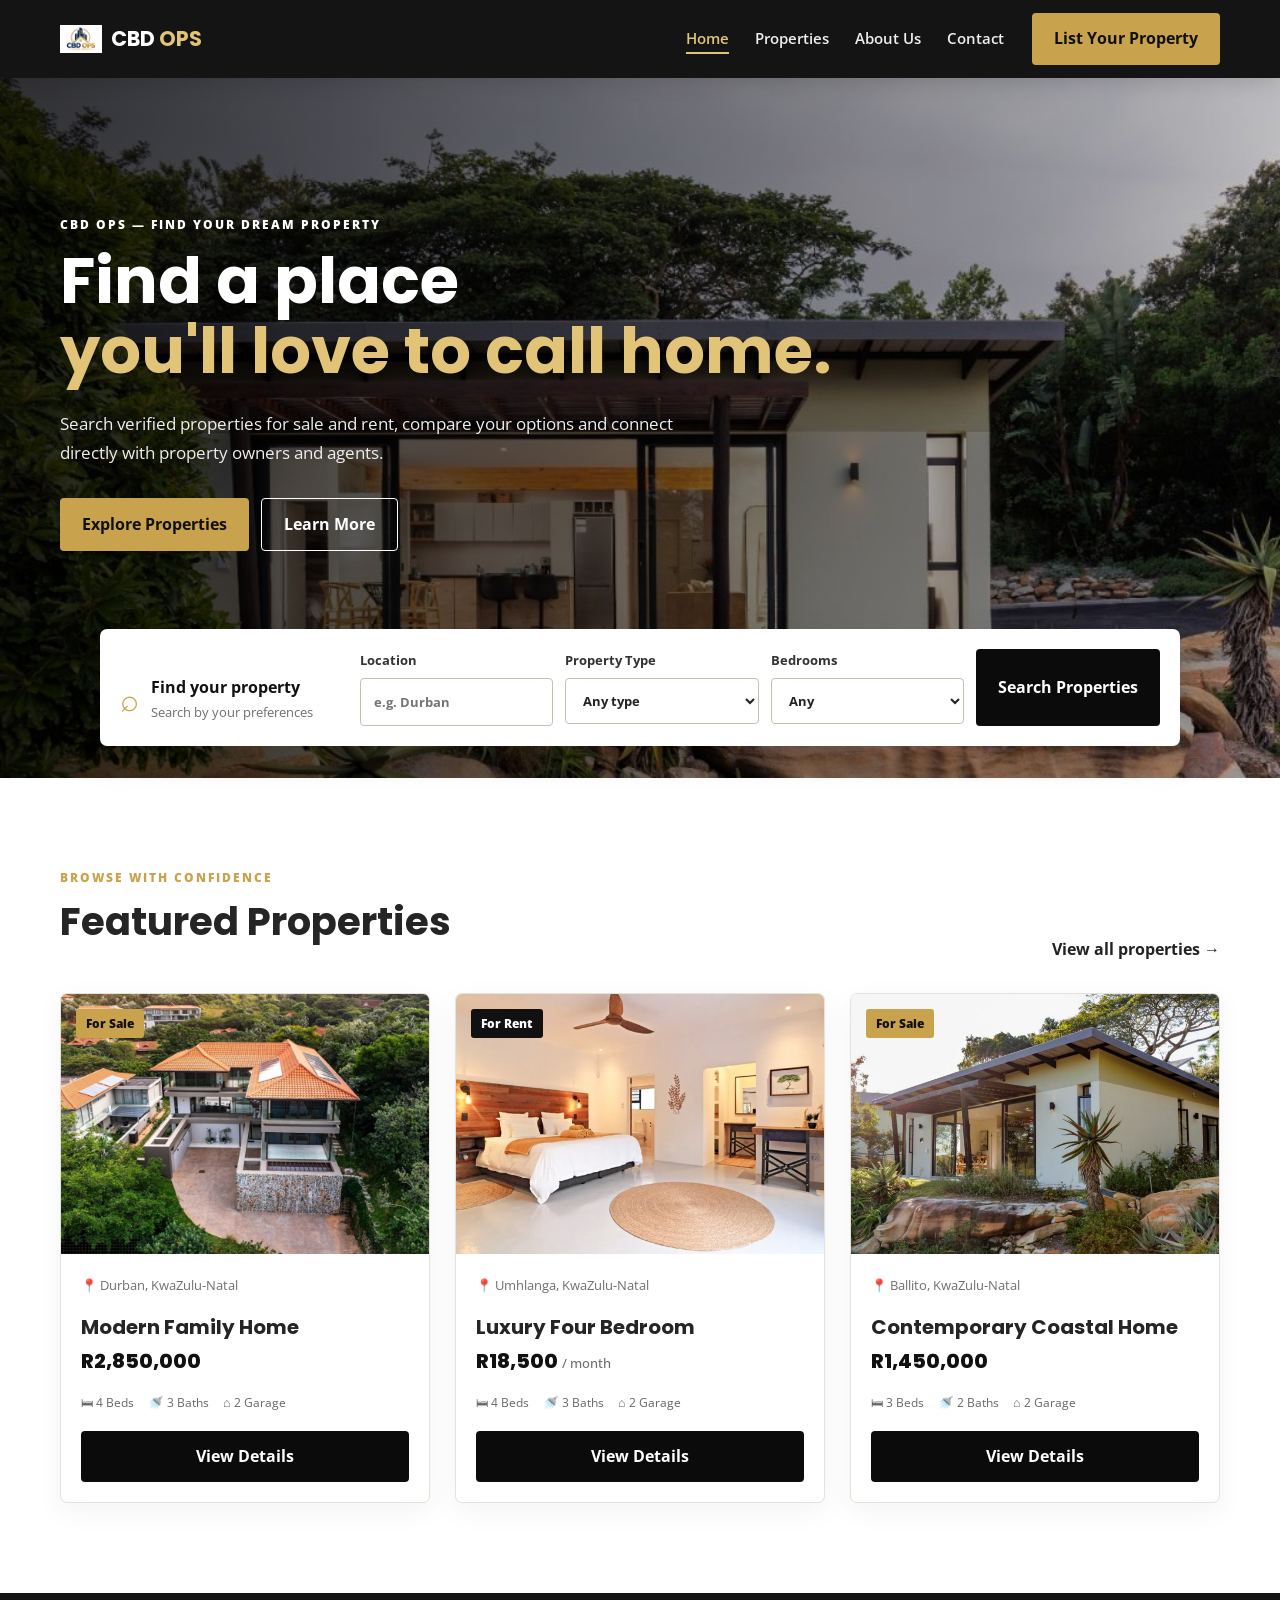
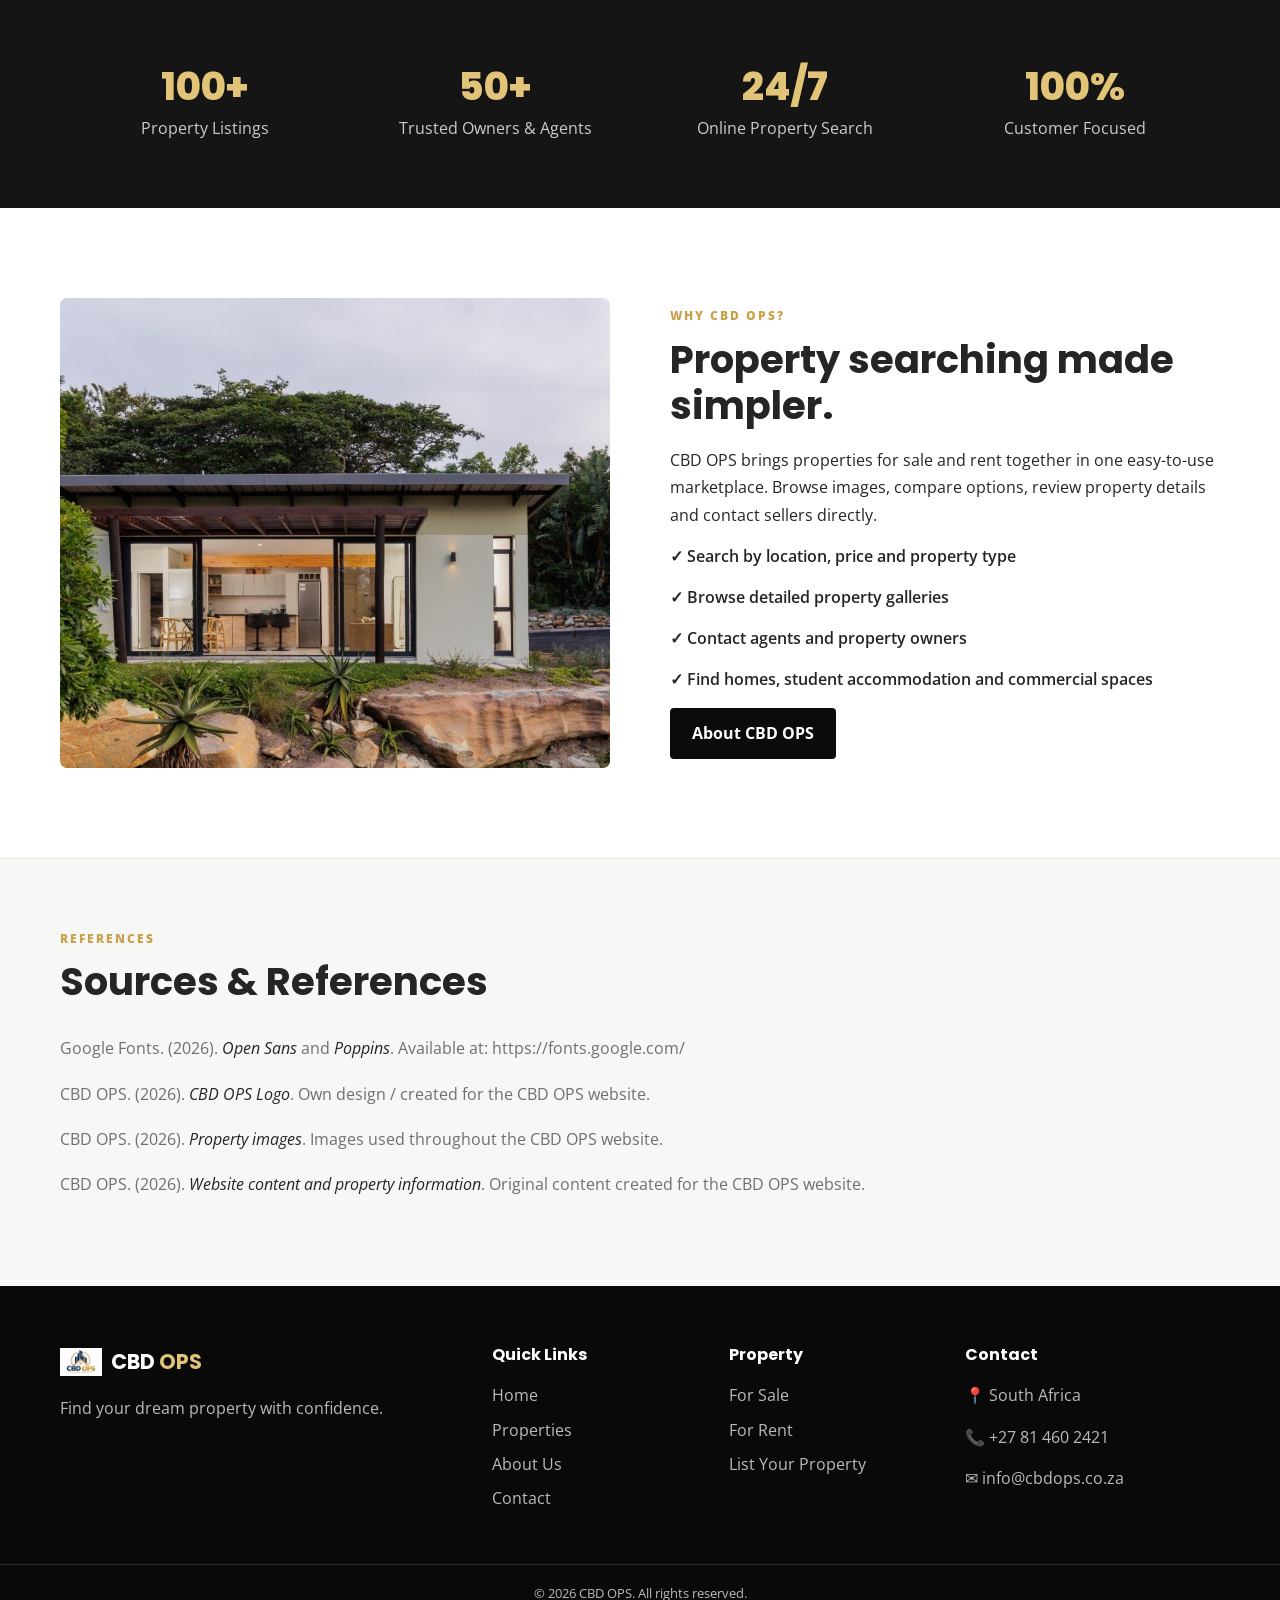
<file: index.html>
<!DOCTYPE html>
<html lang="en">

<head>
    <meta charset="UTF-8">
    <meta name="viewport" content="width=device-width, initial-scale=1.0">

    <meta name="description"
        content="CBD OPS - Find Your Dream Property. Browse properties for sale and rent.">

    <title>CBD OPS | Find Your Dream Property</title>

    <!-- Google Fonts -->
    <link rel="preconnect" href="https://fonts.googleapis.com">
    <link rel="preconnect" href="https://fonts.gstatic.com" crossorigin>

    <link
        href="https://fonts.googleapis.com/css2?family=Open+Sans:wght@400;500;600;700&family=Poppins:wght@500;600;700;800&display=swap"
        rel="stylesheet">

    <!-- Main CSS -->
    <link rel="stylesheet" href="css/style.css">
</head>

<body>

    <!-- ===============================
         NAVIGATION
    ================================ -->
    <header class="site-header">

        <nav class="navbar container">

            <!-- LOGO -->
            <a class="brand" href="index.html">

                <img src="Images/Logo.png" alt="CBD OPS Logo">

                <span>
                    CBD <b>OPS</b>
                </span>

            </a>


            <!-- MOBILE MENU BUTTON -->
            <button
                class="menu-toggle"
                type="button"
                aria-label="Open navigation menu"
                aria-expanded="false"
                aria-controls="main-navigation">

                ☰

            </button>


            <!-- NAVIGATION LINKS -->
            <ul class="nav-links" id="main-navigation">

                <li>
                    <a class="active" href="index.html">
                        Home
                    </a>
                </li>

                <li>
                    <a href="properties.html">
                        Properties
                    </a>
                </li>

                <li>
                    <a href="about.html">
                        About Us
                    </a>
                </li>

                <li>
                    <a href="contact.html">
                        Contact
                    </a>
                </li>

            </ul>


            <!-- DESKTOP BUTTON -->
            <a class="btn btn-gold nav-btn" href="contact.html">
                List Your Property
            </a>

        </nav>

    </header>


    <main>

        <!-- ===============================
             HERO SECTION
        ================================ -->
        <section class="hero">

            <div class="hero-overlay"></div>

            <div class="container hero-content">

                <p class="eyebrow">
                    CBD OPS — FIND YOUR DREAM PROPERTY
                </p>

                <h1>
                    Find a place<br>
                    <span>you'll love to call home.</span>
                </h1>

                <p class="hero-text">
                    Search verified properties for sale and rent,
                    compare your options and connect directly with
                    property owners and agents.
                </p>

                <div class="hero-actions">

                    <a class="btn btn-gold" href="properties.html">
                        Explore Properties
                    </a>

                    <a class="btn btn-outline" href="about.html">
                        Learn More
                    </a>

                </div>

            </div>


            <!-- SEARCH BOX -->
            <div class="search-card container">

                <div class="search-heading">

                    <span>⌕</span>

                    <div>
                        <strong>Find your property</strong>
                        <small>Search by your preferences</small>
                    </div>

                </div>


                <form id="homeSearch" class="search-grid">

                    <label>
                        Location

                        <input
                            id="homeLocation"
                            type="text"
                            placeholder="e.g. Durban">
                    </label>


                    <label>
                        Property Type

                        <select id="homeType">

                            <option value="">
                                Any type
                            </option>

                            <option value="House">
                                House
                            </option>

                            <option value="Apartment">
                                Apartment
                            </option>

                            <option value="Student Accommodation">
                                Student Accommodation
                            </option>

                            <option value="Office">
                                Office
                            </option>

                            <option value="Commercial">
                                Commercial
                            </option>

                        </select>

                    </label>


                    <label>
                        Bedrooms

                        <select id="homeBedrooms">

                            <option value="">
                                Any
                            </option>

                            <option value="1">
                                1+
                            </option>

                            <option value="2">
                                2+
                            </option>

                            <option value="3">
                                3+
                            </option>

                            <option value="4">
                                4+
                            </option>

                        </select>

                    </label>


                    <button
                        class="btn btn-dark"
                        type="submit">

                        Search Properties

                    </button>

                </form>

            </div>

        </section>


        <!-- ===============================
             FEATURED PROPERTIES
        ================================ -->
        <section class="section container">

            <div class="section-heading">

                <div>

                    <p class="eyebrow gold-text">
                        BROWSE WITH CONFIDENCE
                    </p>

                    <h2>
                        Featured Properties
                    </h2>

                </div>

                <a
                    class="text-link"
                    href="properties.html">

                    View all properties →

                </a>

            </div>


            <div class="property-grid">


                <!-- PROPERTY 1 -->
                <article class="property-card">

                    <div class="property-image">

                        <img
                            src="Images/Front hous 2.jpg"
                            alt="Modern family home in Durban">

                        <span class="badge">
                            For Sale
                        </span>

                    </div>


                    <div class="property-body">

                        <p class="location">
                            📍 Durban, KwaZulu-Natal
                        </p>

                        <h3>
                            Modern Family Home
                        </h3>

                        <p class="property-price">
                            R2,850,000
                        </p>

                        <div class="features">

                            <span>
                                🛏 4 Beds
                            </span>

                            <span>
                                🚿 3 Baths
                            </span>

                            <span>
                                ⌂ 2 Garage
                            </span>

                        </div>


                        <a
                            class="btn btn-dark full"
                            href="property-details.html?id=modern-home">

                            View Details

                        </a>

                    </div>

                </article>


                <!-- PROPERTY 2 -->
                <article class="property-card">

                    <div class="property-image">

                        <img
                            src="Images/int 4 bedroom.jpg"
                            alt="Luxury four bedroom home in Umhlanga">

                        <span class="badge rent">
                            For Rent
                        </span>

                    </div>


                    <div class="property-body">

                        <p class="location">
                            📍 Umhlanga, KwaZulu-Natal
                        </p>

                        <h3>
                            Luxury Four Bedroom
                        </h3>

                        <p class="property-price">
                            R18,500
                            <small>/ month</small>
                        </p>

                        <div class="features">

                            <span>
                                🛏 4 Beds
                            </span>

                            <span>
                                🚿 3 Baths
                            </span>

                            <span>
                                ⌂ 2 Garage
                            </span>

                        </div>


                        <a
                            class="btn btn-dark full"
                            href="property-details.html?id=luxury-home">

                            View Details

                        </a>

                    </div>

                </article>


                <!-- PROPERTY 3 -->
                <article class="property-card">

                    <div class="property-image">

                        <img
                            src="Images/BACKYARD 2.jpeg"
                            alt="Contemporary coastal home in Ballito">

                        <span class="badge">
                            For Sale
                        </span>

                    </div>


                    <div class="property-body">

                        <p class="location">
                            📍 Ballito, KwaZulu-Natal
                        </p>

                        <h3>
                            Contemporary Coastal Home
                        </h3>

                        <p class="property-price">
                            R1,450,000
                        </p>

                        <div class="features">

                            <span>
                                🛏 3 Beds
                            </span>

                            <span>
                                🚿 2 Baths
                            </span>

                            <span>
                                ⌂ 2 Garage
                            </span>

                        </div>


                        <a
                            class="btn btn-dark full"
                            href="property-details.html?id=coastal-home">

                            View Details

                        </a>

                    </div>

                </article>

            </div>

        </section>


        <!-- ===============================
             STATISTICS
        ================================ -->
        <section class="dark-section">

            <div class="container stats">

                <div>
                    <strong>100+</strong>
                    <span>Property Listings</span>
                </div>

                <div>
                    <strong>50+</strong>
                    <span>Trusted Owners & Agents</span>
                </div>

                <div>
                    <strong>24/7</strong>
                    <span>Online Property Search</span>
                </div>

                <div>
                    <strong>100%</strong>
                    <span>Customer Focused</span>
                </div>

            </div>

        </section>


        <!-- ===============================
             ABOUT PREVIEW
        ================================ -->
        <section class="section container split-section">

            <div>

                <img
                    class="rounded-img"
                    src="Images/EXTERIOR.jpg"
                    alt="Featured property showcased by CBD OPS">

            </div>


            <div>

                <p class="eyebrow gold-text">
                    WHY CBD OPS?
                </p>

                <h2>
                    Property searching made simpler.
                </h2>

                <p>
                    CBD OPS brings properties for sale and rent
                    together in one easy-to-use marketplace.
                    Browse images, compare options, review
                    property details and contact sellers directly.
                </p>


                <div class="check-list">

                    <p>
                        ✓ Search by location, price and property type
                    </p>

                    <p>
                        ✓ Browse detailed property galleries
                    </p>

                    <p>
                        ✓ Contact agents and property owners
                    </p>

                    <p>
                        ✓ Find homes, student accommodation and commercial spaces
                    </p>

                </div>


                <a
                    class="btn btn-dark"
                    href="about.html">

                    About CBD OPS

                </a>

            </div>

        </section>


        <!-- ===============================
             REFERENCES
        ================================ -->
        <section class="references-section">

            <div class="container">

                <p class="eyebrow gold-text">
                    REFERENCES
                </p>

                <h2>
                    Sources & References
                </h2>

                <div class="references-list">

                    <p>
                        Google Fonts. (2026).
                        <em>Open Sans</em> and <em>Poppins</em>.
                        Available at:
                        https://fonts.google.com/
                    </p>

                    <p>
                        CBD OPS. (2026).
                        <em>CBD OPS Logo</em>.
                        Own design / created for the CBD OPS website.
                    </p>

                    <p>
                        CBD OPS. (2026).
                        <em>Property images</em>.
                        Images used throughout the CBD OPS website.
                    </p>

                    <p>
                        CBD OPS. (2026).
                        <em>Website content and property information</em>.
                        Original content created for the CBD OPS website.
                    </p>

                </div>

            </div>

        </section>

    </main>


    <!-- ===============================
         FOOTER
    ================================ -->
    <footer class="footer">

        <div class="container footer-grid">


            <!-- FOOTER BRAND -->
            <div>

                <a
                    class="brand footer-brand"
                    href="index.html">

                    <img
                        src="Images/Logo.png"
                        alt="CBD OPS Logo">

                    <span>
                        CBD <b>OPS</b>
                    </span>

                </a>

                <p>
                    Find your dream property with confidence.
                </p>

            </div>


            <!-- QUICK LINKS -->
            <div>

                <h4>
                    Quick Links
                </h4>

                <a href="index.html">
                    Home
                </a>

                <a href="properties.html">
                    Properties
                </a>

                <a href="about.html">
                    About Us
                </a>

                <a href="contact.html">
                    Contact
                </a>

            </div>


            <!-- PROPERTY LINKS -->
            <div>

                <h4>
                    Property
                </h4>

                <a href="properties.html#sale">
                    For Sale
                </a>

                <a href="properties.html#rent">
                    For Rent
                </a>

                <a href="contact.html">
                    List Your Property
                </a>

            </div>


            <!-- CONTACT -->
            <div>

                <h4>
                    Contact
                </h4>

                <p>
                    📍 South Africa
                </p>

                <p>
                    📞 +27 81 460 2421
                </p>

                <p>
                    ✉ info@cbdops.co.za
                </p>

            </div>

        </div>


        <!-- COPYRIGHT -->
        <div class="copyright">

            © 2026 CBD OPS. All rights reserved.

        </div>

    </footer>


    <!-- JavaScript -->
    <script src="js/script.js"></script>

</body>

</html>
</file>
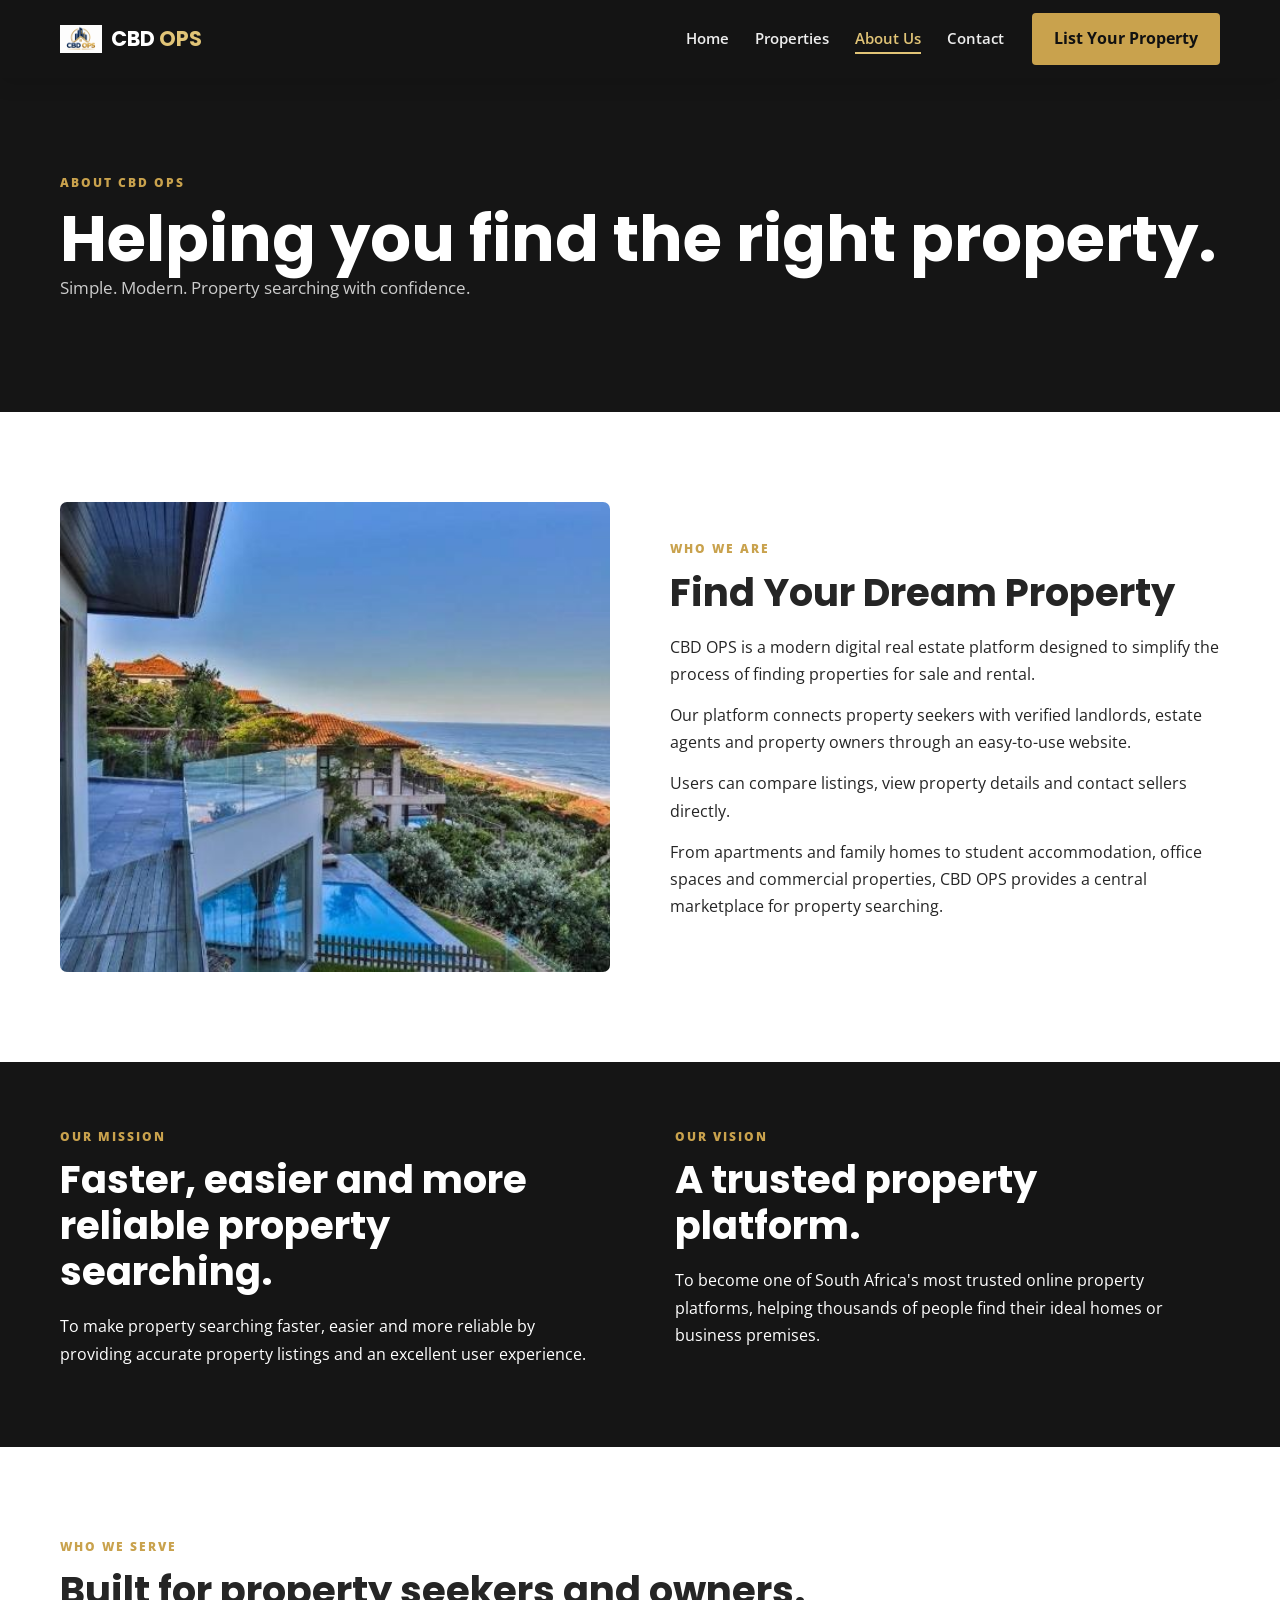
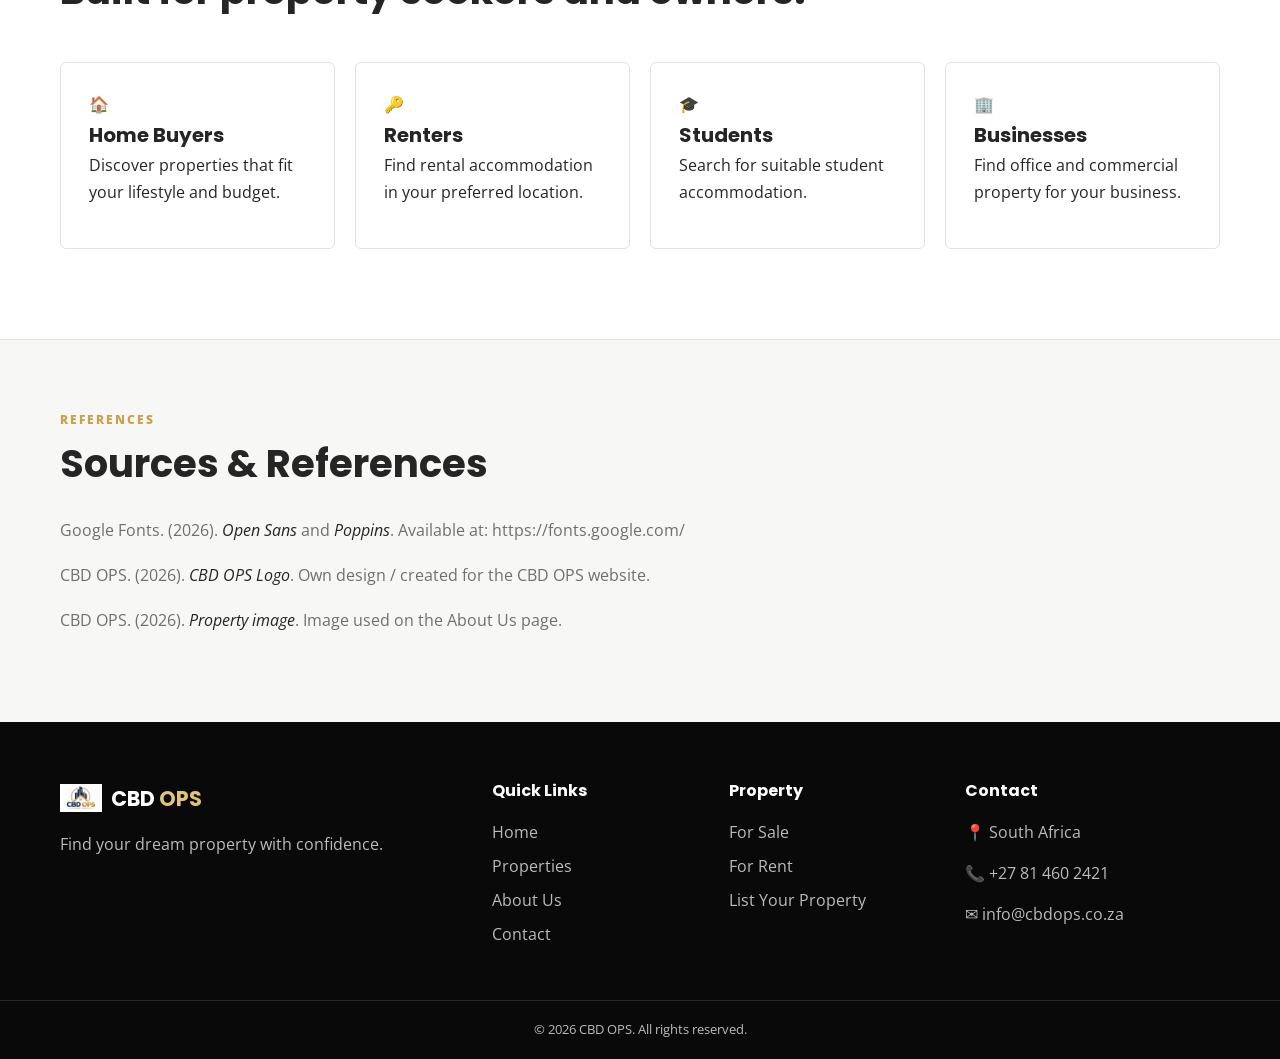
<file: about.html>
<!DOCTYPE html>
<html lang="en">

<head>
    <meta charset="UTF-8">
    <meta name="viewport" content="width=device-width, initial-scale=1.0">

    <meta name="description"
        content="Learn more about CBD OPS, our mission, vision and the property services we provide.">

    <title>About Us | CBD OPS</title>

    <!-- Google Fonts -->
    <link rel="preconnect" href="https://fonts.googleapis.com">
    <link rel="preconnect" href="https://fonts.gstatic.com" crossorigin>

    <link
        href="https://fonts.googleapis.com/css2?family=Open+Sans:wght@400;500;600;700&family=Poppins:wght@500;600;700;800&display=swap"
        rel="stylesheet">

    <!-- Main CSS -->
    <link rel="stylesheet" href="css/style.css">
</head>

<body>

    <!-- ===============================
         NAVIGATION
    ================================ -->
    <header class="site-header">

        <nav class="navbar container">

            <!-- LOGO -->
            <a class="brand" href="index.html">

                <img src="Images/Logo.png" alt="CBD OPS Logo">

                <span>
                    CBD <b>OPS</b>
                </span>

            </a>


            <!-- MOBILE MENU BUTTON -->
            <button
                class="menu-toggle"
                type="button"
                aria-label="Open navigation menu"
                aria-expanded="false"
                aria-controls="main-navigation">

                ☰

            </button>


            <!-- NAVIGATION LINKS -->
            <ul class="nav-links" id="main-navigation">

                <li>
                    <a href="index.html">
                        Home
                    </a>
                </li>

                <li>
                    <a href="properties.html">
                        Properties
                    </a>
                </li>

                <li>
                    <a class="active" href="about.html">
                        About Us
                    </a>
                </li>

                <li>
                    <a href="contact.html">
                        Contact
                    </a>
                </li>

            </ul>


            <!-- DESKTOP BUTTON -->
            <a class="btn btn-gold nav-btn" href="contact.html">
                List Your Property
            </a>

        </nav>

    </header>


    <main>

        <!-- ===============================
             PAGE HEADER
        ================================ -->
        <section class="page-hero">

            <div class="container">

                <p class="eyebrow gold-text">
                    ABOUT CBD OPS
                </p>

                <h1>
                    Helping you find the right property.
                </h1>

                <p>
                    Simple. Modern. Property searching with confidence.
                </p>

            </div>

        </section>


        <!-- ===============================
             ORGANISATION
        ================================ -->
        <section class="section container split-section">

            <div>

                <img
                    class="rounded-img"
                    src="Images/view property 2.jpg"
                    alt="Residential property view showcased by CBD OPS">

            </div>


            <div>

                <p class="eyebrow gold-text">
                    WHO WE ARE
                </p>

                <h2>
                    Find Your Dream Property
                </h2>

                <p>
                    CBD OPS is a modern digital real estate platform
                    designed to simplify the process of finding
                    properties for sale and rental.
                </p>

                <p>
                    Our platform connects property seekers with
                    verified landlords, estate agents and property
                    owners through an easy-to-use website.
                </p>

                <p>
                    Users can compare listings, view property details
                    and contact sellers directly.
                </p>

                <p>
                    From apartments and family homes to student
                    accommodation, office spaces and commercial
                    properties, CBD OPS provides a central marketplace
                    for property searching.
                </p>

            </div>

        </section>


        <!-- ===============================
             MISSION & VISION
        ================================ -->
        <section class="dark-section">

            <div class="container mission-grid">

                <div>

                    <p class="eyebrow gold-text">
                        OUR MISSION
                    </p>

                    <h2>
                        Faster, easier and more reliable property searching.
                    </h2>

                    <p>
                        To make property searching faster, easier and
                        more reliable by providing accurate property
                        listings and an excellent user experience.
                    </p>

                </div>


                <div>

                    <p class="eyebrow gold-text">
                        OUR VISION
                    </p>

                    <h2>
                        A trusted property platform.
                    </h2>

                    <p>
                        To become one of South Africa's most trusted
                        online property platforms, helping thousands
                        of people find their ideal homes or business
                        premises.
                    </p>

                </div>

            </div>

        </section>


        <!-- ===============================
             TARGET AUDIENCE
        ================================ -->
        <section class="section container">

            <div class="section-heading">

                <div>

                    <p class="eyebrow gold-text">
                        WHO WE SERVE
                    </p>

                    <h2>
                        Built for property seekers and owners.
                    </h2>

                </div>

            </div>


            <div class="audience-grid">

                <!-- HOME BUYERS -->
                <div class="audience-card">

                    <div aria-hidden="true">
                        🏠
                    </div>

                    <h3>
                        Home Buyers
                    </h3>

                    <p>
                        Discover properties that fit your
                        lifestyle and budget.
                    </p>

                </div>


                <!-- RENTERS -->
                <div class="audience-card">

                    <div aria-hidden="true">
                        🔑
                    </div>

                    <h3>
                        Renters
                    </h3>

                    <p>
                        Find rental accommodation in
                        your preferred location.
                    </p>

                </div>


                <!-- STUDENTS -->
                <div class="audience-card">

                    <div aria-hidden="true">
                        🎓
                    </div>

                    <h3>
                        Students
                    </h3>

                    <p>
                        Search for suitable student
                        accommodation.
                    </p>

                </div>


                <!-- BUSINESSES -->
                <div class="audience-card">

                    <div aria-hidden="true">
                        🏢
                    </div>

                    <h3>
                        Businesses
                    </h3>

                    <p>
                        Find office and commercial
                        property for your business.
                    </p>

                </div>

            </div>

        </section>


        <!-- ===============================
             REFERENCES
        ================================ -->
        <section class="references-section">

            <div class="container">

                <p class="eyebrow gold-text">
                    REFERENCES
                </p>

                <h2>
                    Sources & References
                </h2>

                <div class="references-list">

                    <p>
                        Google Fonts. (2026).
                        <em>Open Sans</em> and <em>Poppins</em>.
                        Available at:
                        https://fonts.google.com/
                    </p>

                    <p>
                        CBD OPS. (2026).
                        <em>CBD OPS Logo</em>.
                        Own design / created for the CBD OPS website.
                    </p>

                    <p>
                        CBD OPS. (2026).
                        <em>Property image</em>.
                        Image used on the About Us page.
                    </p>

                </div>

            </div>

        </section>

    </main>


    <!-- ===============================
         FOOTER
    ================================ -->
    <footer class="footer">

        <div class="container footer-grid">


            <!-- FOOTER BRAND -->
            <div>

                <a
                    class="brand footer-brand"
                    href="index.html">

                    <img
                        src="Images/Logo.png"
                        alt="CBD OPS Logo">

                    <span>
                        CBD <b>OPS</b>
                    </span>

                </a>

                <p>
                    Find your dream property with confidence.
                </p>

            </div>


            <!-- QUICK LINKS -->
            <div>

                <h4>
                    Quick Links
                </h4>

                <a href="index.html">
                    Home
                </a>

                <a href="properties.html">
                    Properties
                </a>

                <a href="about.html">
                    About Us
                </a>

                <a href="contact.html">
                    Contact
                </a>

            </div>


            <!-- PROPERTY LINKS -->
            <div>

                <h4>
                    Property
                </h4>

                <a href="properties.html#sale">
                    For Sale
                </a>

                <a href="properties.html#rent">
                    For Rent
                </a>

                <a href="contact.html">
                    List Your Property
                </a>

            </div>


            <!-- CONTACT -->
            <div>

                <h4>
                    Contact
                </h4>

                <p>
                    📍 South Africa
                </p>

                <p>
                    📞 +27 81 460 2421
                </p>

                <p>
                    ✉ info@cbdops.co.za
                </p>

            </div>

        </div>


        <!-- COPYRIGHT -->
        <div class="copyright">

            © 2026 CBD OPS. All rights reserved.

        </div>

    </footer>


    <!-- JavaScript -->
    <script src="js/script.js"></script>

</body>

</html>
</file>
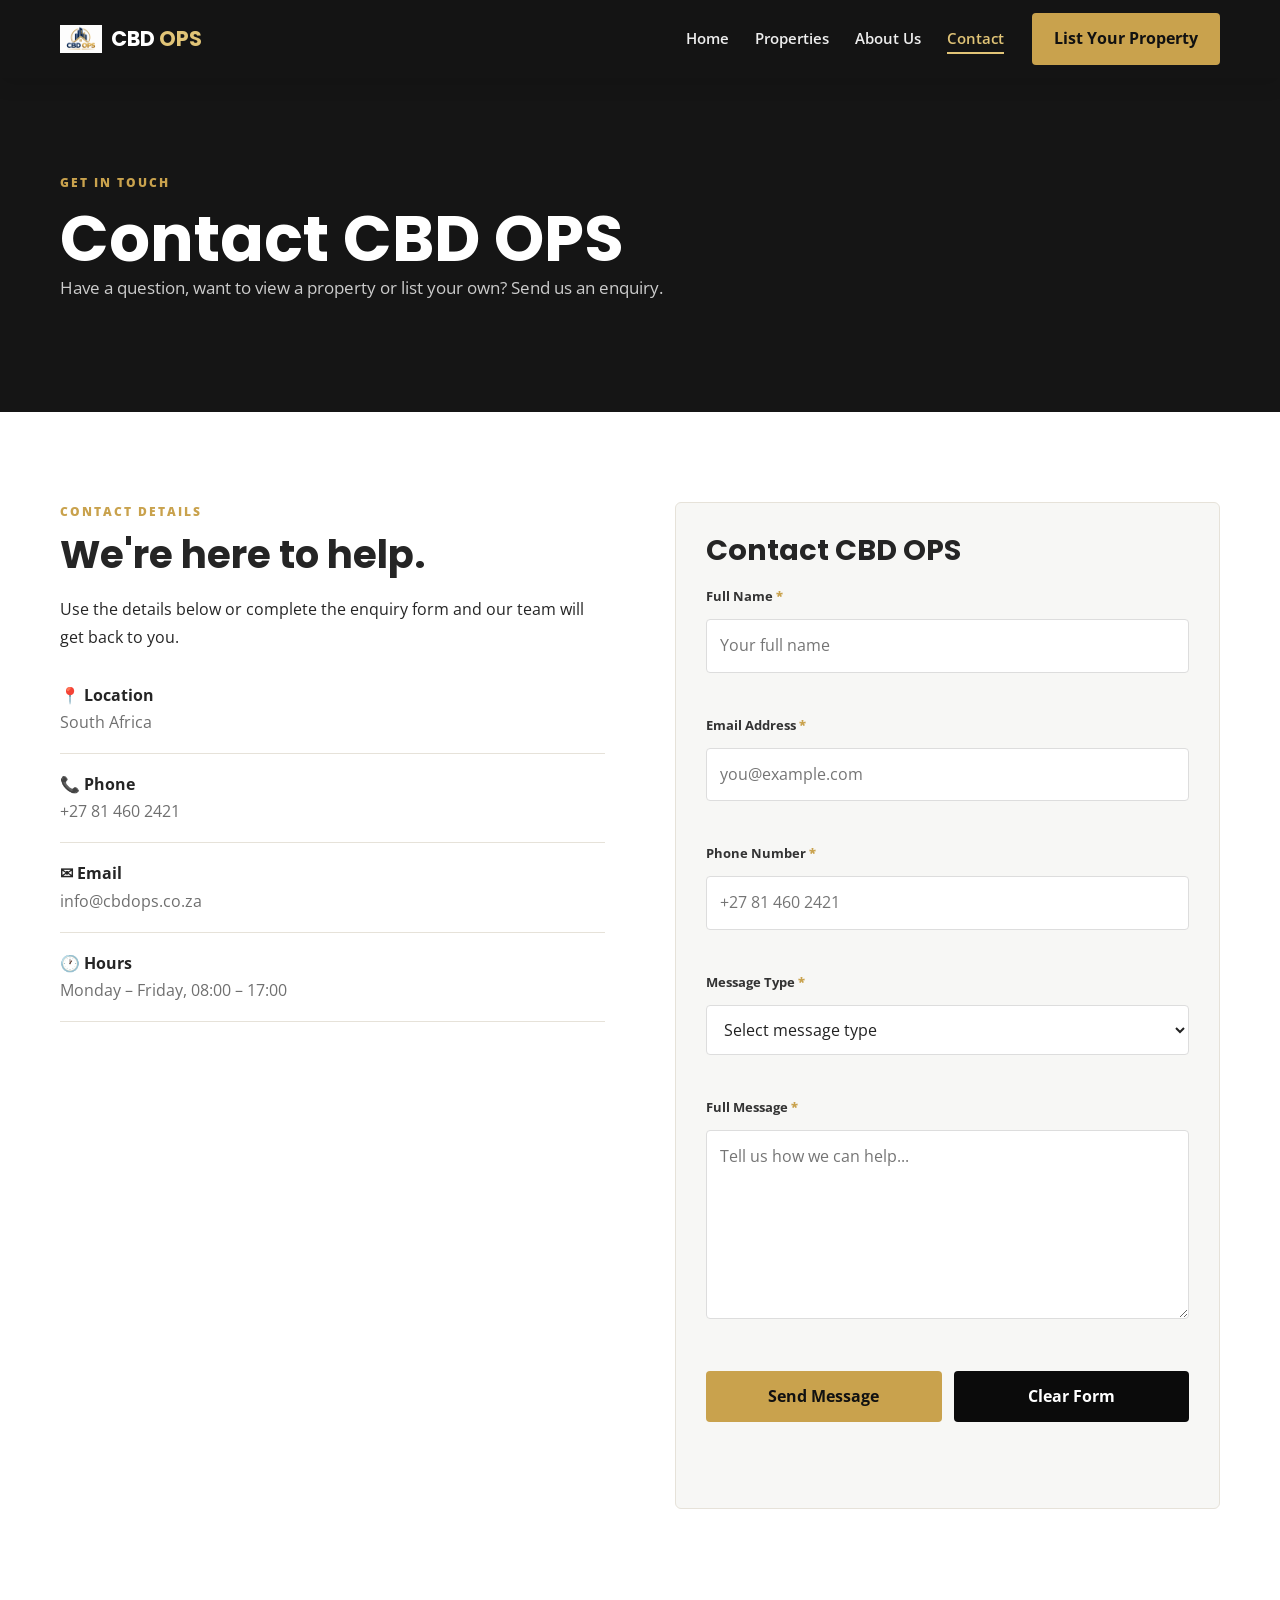
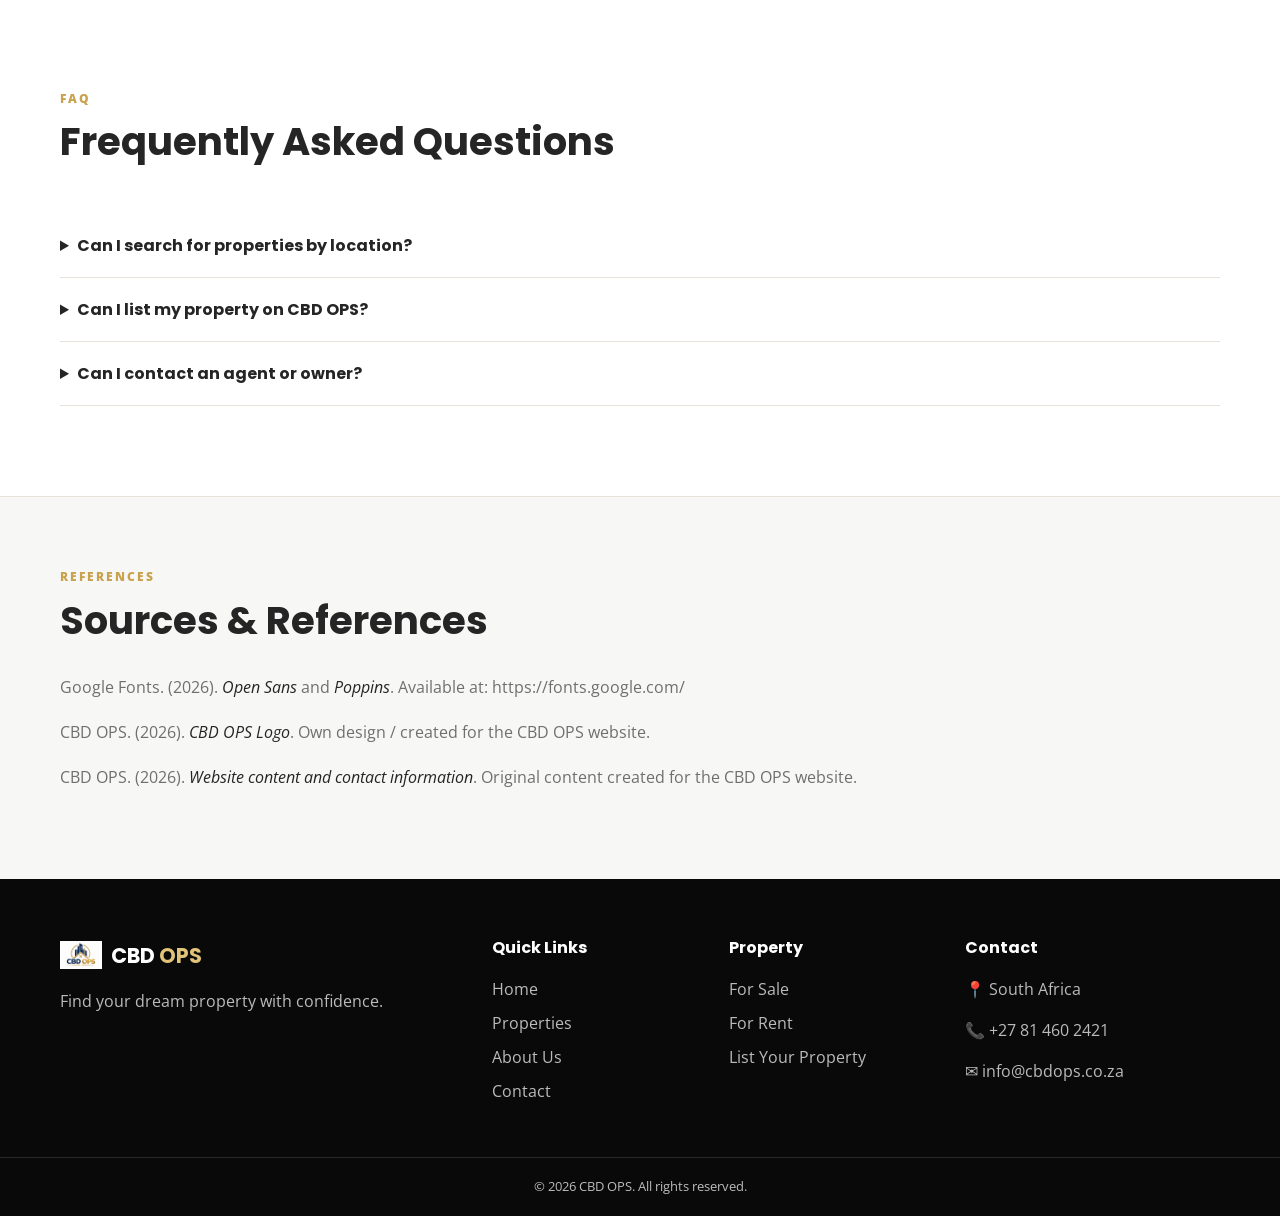
<file: contact.html>
<!DOCTYPE html>
<html lang="en">

<head>
    <meta charset="UTF-8">
    <meta name="viewport" content="width=device-width, initial-scale=1.0">

    <meta name="description"
        content="Contact CBD OPS for property enquiries, viewings and property listings.">

    <title>Contact | CBD OPS</title>

    <!-- Google Fonts -->
    <link rel="preconnect" href="https://fonts.googleapis.com">
    <link rel="preconnect" href="https://fonts.gstatic.com" crossorigin>

    <link
        href="https://fonts.googleapis.com/css2?family=Open+Sans:wght@400;500;600;700&family=Poppins:wght@500;600;700;800&display=swap"
        rel="stylesheet">

    <!-- Main CSS -->
    <link rel="stylesheet" href="css/style.css">
</head>

<body>

    <!-- ===============================
         NAVIGATION
    ================================ -->
    <header class="site-header">

        <nav class="navbar container">

            <!-- LOGO -->
            <a class="brand" href="index.html">

                <img
                    src="Images/Logo.png"
                    alt="CBD OPS Logo">

                <span>
                    CBD <b>OPS</b>
                </span>

            </a>


            <!-- MOBILE MENU BUTTON -->
            <button
                class="menu-toggle"
                type="button"
                aria-label="Open navigation menu"
                aria-expanded="false"
                aria-controls="main-navigation">

                ☰

            </button>


            <!-- NAVIGATION LINKS -->
            <ul class="nav-links" id="main-navigation">

                <li>
                    <a href="index.html">
                        Home
                    </a>
                </li>

                <li>
                    <a href="properties.html">
                        Properties
                    </a>
                </li>

                <li>
                    <a href="about.html">
                        About Us
                    </a>
                </li>

                <li>
                    <a class="active" href="contact.html">
                        Contact
                    </a>
                </li>

            </ul>


            <!-- DESKTOP BUTTON -->
            <a
                class="btn btn-gold nav-btn"
                href="#contactForm">

                List Your Property

            </a>

        </nav>

    </header>


    <main>

        <!-- ===============================
             PAGE HEADER
        ================================ -->
        <section class="page-hero">

            <div class="container">

                <p class="eyebrow gold-text">
                    GET IN TOUCH
                </p>

                <h1>
                    Contact CBD OPS
                </h1>

                <p>
                    Have a question, want to view a property
                    or list your own? Send us an enquiry.
                </p>

            </div>

        </section>


        <!-- ===============================
             CONTACT SECTION
        ================================ -->
        <section class="section container contact-grid">


            <!-- CONTACT INFORMATION -->
            <div>

                <p class="eyebrow gold-text">
                    CONTACT DETAILS
                </p>

                <h2>
                    We're here to help.
                </h2>

                <p>
                    Use the details below or complete
                    the enquiry form and our team will
                    get back to you.
                </p>


                <div class="contact-item">

                    <strong>
                        📍 Location
                    </strong>

                    <span>
                        South Africa
                    </span>

                </div>


                <div class="contact-item">

                    <strong>
                        📞 Phone
                    </strong>

                    <span>
                        +27 81 460 2421
                    </span>

                </div>


                <div class="contact-item">

                    <strong>
                        ✉ Email
                    </strong>

                    <span>
                        info@cbdops.co.za
                    </span>

                </div>


                <div class="contact-item">

                    <strong>
                        🕐 Hours
                    </strong>

                    <span>
                        Monday – Friday, 08:00 – 17:00
                    </span>

                </div>

            </div>


            <!-- ENQUIRY FORM -->
            <form
    id="contactForm"
    class="contact-form"
    novalidate>

    <h2>
        Contact CBD OPS
    </h2>

    <!-- NAME -->
    <div class="form-field">

        <label for="contactName">
            Full Name <span class="required">*</span>
        </label>

        <input
            id="contactName"
            name="contactName"
            required
            type="text"
            autocomplete="name"
            placeholder="Your full name">

        <span
            id="contactNameError"
            class="field-error"
            aria-live="polite">
        </span>

    </div>


    <!-- EMAIL -->
    <div class="form-field">

        <label for="contactEmail">
            Email Address <span class="required">*</span>
        </label>

        <input
            id="contactEmail"
            name="contactEmail"
            required
            type="email"
            autocomplete="email"
            placeholder="you@example.com">

        <span
            id="contactEmailError"
            class="field-error"
            aria-live="polite">
        </span>

    </div>


    <!-- PHONE -->
    <div class="form-field">

        <label for="contactPhone">
            Phone Number <span class="required">*</span>
        </label>

        <input
            id="contactPhone"
            name="contactPhone"
            required
            type="tel"
            autocomplete="tel"
            placeholder="+27 81 460 2421">

        <span
            id="contactPhoneError"
            class="field-error"
            aria-live="polite">
        </span>

    </div>


    <!-- MESSAGE TYPE -->
    <div class="form-field">

        <label for="messageType">
            Message Type <span class="required">*</span>
        </label>

        <select
            id="messageType"
            name="messageType"
            required>

            <option value="">
                Select message type
            </option>

            <option value="Property enquiry">
                Property enquiry
            </option>

            <option value="Book a viewing">
                Book a viewing
            </option>

            <option value="List my property">
                List my property
            </option>

            <option value="General question">
                General question
            </option>

        </select>

        <span
            id="messageTypeError"
            class="field-error"
            aria-live="polite">
        </span>

    </div>


    <!-- MESSAGE -->
    <div class="form-field">

        <label for="contactMessage">
            Full Message <span class="required">*</span>
        </label>

        <textarea
            id="contactMessage"
            name="contactMessage"
            required
            rows="6"
            placeholder="Tell us how we can help..."></textarea>

        <span
            id="contactMessageError"
            class="field-error"
            aria-live="polite">
        </span>

    </div>


    <!-- SUBMIT -->
    <div class="form-actions">

        <button
            class="btn btn-gold"
            type="submit">

            Send Message

        </button>

        <button
            class="btn btn-dark"
            type="reset">

            Clear Form

        </button>

    </div>


    <!-- RESPONSE -->
    <p
        id="contactFormMessage"
        class="form-message"
        aria-live="polite">
    </p>

</form>

        </section>


        <!-- ===============================
             FAQ
        ================================ -->
        <section class="section container faq">

            <div class="section-heading">

                <div>

                    <p class="eyebrow gold-text">
                        FAQ
                    </p>

                    <h2>
                        Frequently Asked Questions
                    </h2>

                </div>

            </div>


            <details>

                <summary>
                    Can I search for properties by location?
                </summary>

                <p>
                    Yes. The property search allows users
                    to filter listings by location, property
                    type, bedrooms and status.
                </p>

            </details>


            <details>

                <summary>
                    Can I list my property on CBD OPS?
                </summary>

                <p>
                    Yes. Use the contact form and select
                    "List my property" to send an enquiry.
                </p>

            </details>


            <details>

                <summary>
                    Can I contact an agent or owner?
                </summary>

                <p>
                    Yes. Property enquiries can be submitted
                    directly through the website.
                </p>

            </details>

        </section>


        <!-- ===============================
             REFERENCES
        ================================ -->
        <section class="references-section">

            <div class="container">

                <p class="eyebrow gold-text">
                    REFERENCES
                </p>

                <h2>
                    Sources & References
                </h2>

                <div class="references-list">

                    <p>
                        Google Fonts. (2026).
                        <em>Open Sans</em> and <em>Poppins</em>.
                        Available at:
                        https://fonts.google.com/
                    </p>

                    <p>
                        CBD OPS. (2026).
                        <em>CBD OPS Logo</em>.
                        Own design / created for the CBD OPS website.
                    </p>

                    <p>
                        CBD OPS. (2026).
                        <em>Website content and contact information</em>.
                        Original content created for the CBD OPS website.
                    </p>

                </div>

            </div>

        </section>

    </main>


    <!-- ===============================
         FOOTER
    ================================ -->
    <footer class="footer">

        <div class="container footer-grid">


            <!-- FOOTER BRAND -->
            <div>

                <a
                    class="brand footer-brand"
                    href="index.html">

                    <img
                        src="Images/Logo.png"
                        alt="CBD OPS Logo">

                    <span>
                        CBD <b>OPS</b>
                    </span>

                </a>

                <p>
                    Find your dream property with confidence.
                </p>

            </div>


            <!-- QUICK LINKS -->
            <div>

                <h4>
                    Quick Links
                </h4>

                <a href="index.html">
                    Home
                </a>

                <a href="properties.html">
                    Properties
                </a>

                <a href="about.html">
                    About Us
                </a>

                <a href="contact.html">
                    Contact
                </a>

            </div>


            <!-- PROPERTY LINKS -->
            <div>

                <h4>
                    Property
                </h4>

                <a href="properties.html#sale">
                    For Sale
                </a>

                <a href="properties.html#rent">
                    For Rent
                </a>

                <a href="#contactForm">
                    List Your Property
                </a>

            </div>


            <!-- CONTACT -->
            <div>

                <h4>
                    Contact
                </h4>

                <p>
                    📍 South Africa
                </p>

                <p>
                    📞 +27 81 460 2421
                </p>

                <p>
                    ✉ info@cbdops.co.za
                </p>

            </div>

        </div>


        <!-- COPYRIGHT -->
        <div class="copyright">

            © 2026 CBD OPS. All rights reserved.

        </div>

    </footer>


    <!-- JavaScript -->
    <script src="js/script.js"></script>

</body>

</html>
</file>
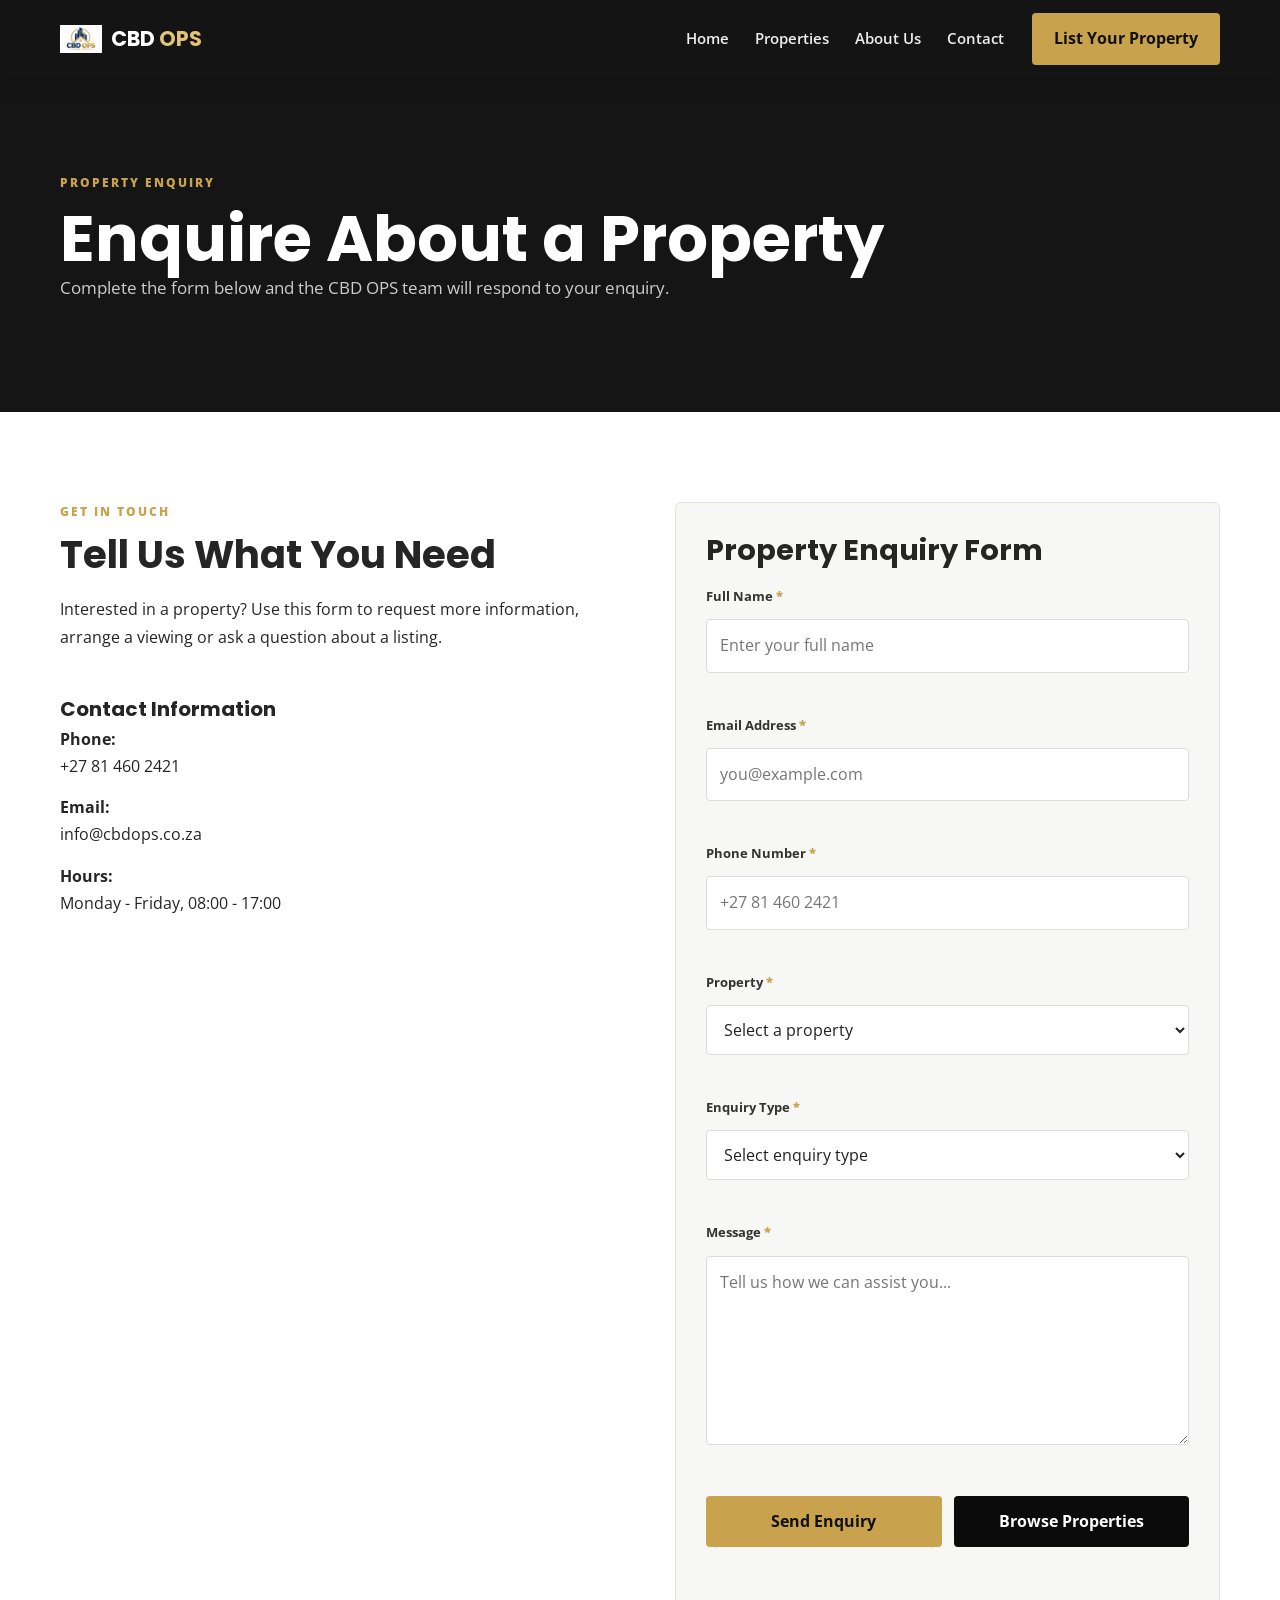
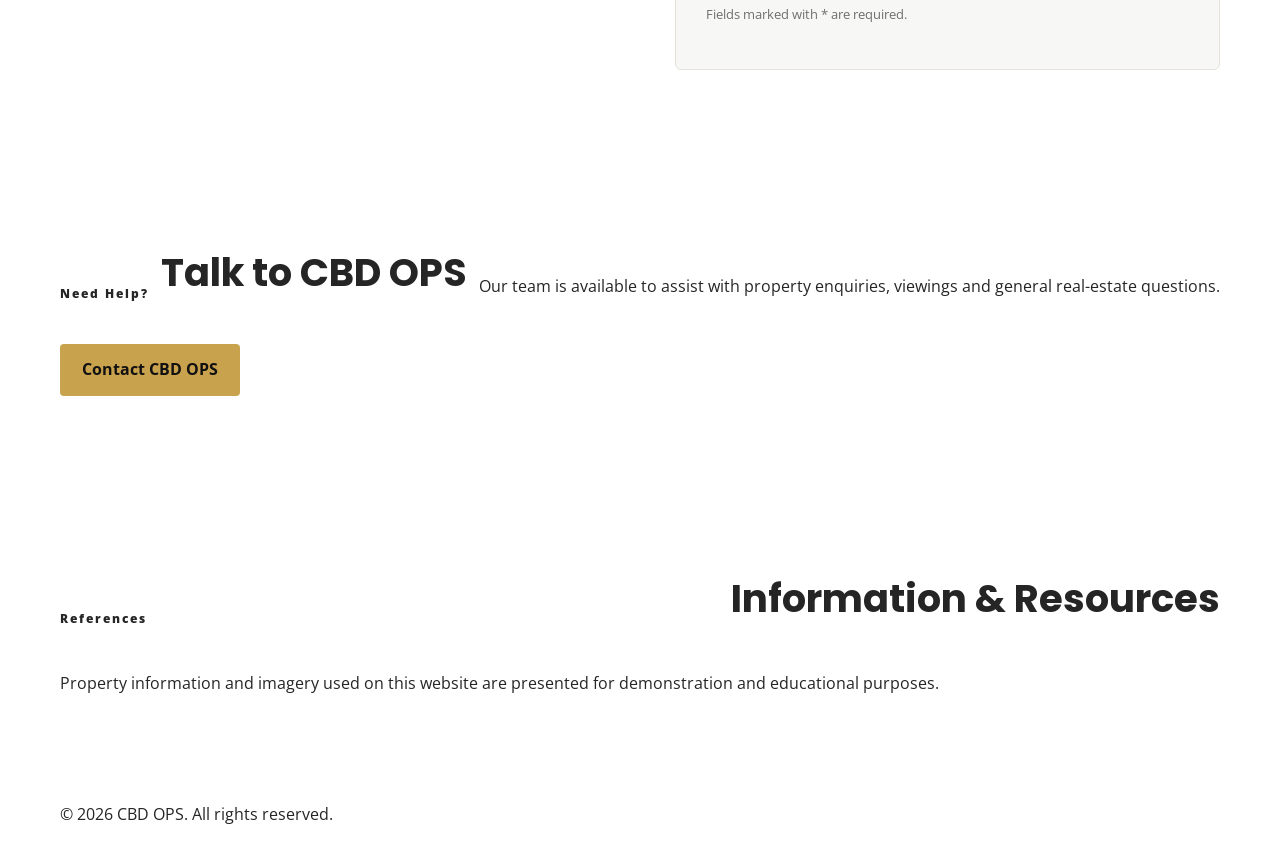
<file: enquiry.html>
<!DOCTYPE html>
<html lang="en">

<head>

    <meta charset="UTF-8">
    <meta name="viewport" content="width=device-width, initial-scale=1.0">

    <meta
        name="description"
        content="Submit a property enquiry to CBD OPS. Enquire about properties for sale or rent, book a viewing or request more information."
    >

    <meta
        name="keywords"
        content="CBD OPS property enquiry, property enquiry Durban, property viewing, houses for sale, houses for rent, KwaZulu-Natal property"
    >

    <title>Property Enquiry | CBD OPS</title>

    <!-- Google Fonts -->
    <link rel="preconnect" href="https://fonts.googleapis.com">
    <link rel="preconnect" href="https://fonts.gstatic.com" crossorigin>

    <link
        href="https://fonts.googleapis.com/css2?family=Open+Sans:wght@400;500;600;700&family=Poppins:wght@500;600;700;800&display=swap"
        rel="stylesheet"
    >

    <!-- Main CSS -->
    <link rel="stylesheet" href="css/style.css">

</head>


<body>


    <!-- ===============================
         NAVIGATION
    ================================ -->

    <header class="site-header">

        <nav class="navbar container">

            <!-- LOGO -->

            <a class="brand" href="index.html">

                <img
                    src="Images/Logo.png"
                    alt="CBD OPS Logo"
                >

                <span>
                    CBD <b>OPS</b>
                </span>

            </a>


            <!-- MOBILE MENU BUTTON -->

            <button
                class="menu-toggle"
                type="button"
                aria-label="Open navigation menu"
                aria-expanded="false"
                aria-controls="main-navigation"
            >

                ☰

            </button>


            <!-- NAVIGATION LINKS -->

            <ul class="nav-links" id="main-navigation">

                <li>
                    <a href="index.html">
                        Home
                    </a>
                </li>

                <li>
                    <a href="properties.html">
                        Properties
                    </a>
                </li>

                <li>
                    <a href="about.html">
                        About Us
                    </a>
                </li>

                <li>
                    <a href="contact.html">
                        Contact
                    </a>
                </li>

            </ul>


            <!-- DESKTOP BUTTON -->

            <a
                class="btn btn-gold nav-btn"
                href="contact.html"
            >

                List Your Property

            </a>

        </nav>

    </header>



    <main>


        <!-- ===============================
             PAGE HERO
        ================================ -->

        <section class="page-hero">

            <div class="container">

                <p class="eyebrow gold-text">
                    PROPERTY ENQUIRY
                </p>

                <h1>
                    Enquire About a Property
                </h1>

                <p>
                    Complete the form below and the CBD OPS team
                    will respond to your enquiry.
                </p>

            </div>

        </section>



        <!-- ===============================
             ENQUIRY FORM
        ================================ -->

        <section class="section container">

            <div class="contact-grid">


                <!-- INFORMATION -->

                <div>

                    <p class="eyebrow gold-text">
                        GET IN TOUCH
                    </p>

                    <h2>
                        Tell Us What You Need
                    </h2>

                    <p>
                        Interested in a property? Use this form to
                        request more information, arrange a viewing
                        or ask a question about a listing.
                    </p>

                    <br>

                    <h3>
                        Contact Information
                    </h3>

                    <p>
                        <strong>Phone:</strong><br>
                        +27 81 460 2421
                    </p>

                    <p>
                        <strong>Email:</strong><br>
                        info@cbdops.co.za
                    </p>

                    <p>
                        <strong>Hours:</strong><br>
                        Monday - Friday, 08:00 - 17:00
                    </p>

                </div>



                <!-- FORM -->

                <div>

                    <form
                        id="enquiryForm"
                        class="contact-form"
                        novalidate
                    >

                        <h2>
                            Property Enquiry Form
                        </h2>


                        <!-- FULL NAME -->

                        <div class="form-field">

                            <label for="enquiryName">
                                Full Name
                                <span class="required">*</span>
                            </label>

                            <input
                                type="text"
                                id="enquiryName"
                                name="name"
                                placeholder="Enter your full name"
                                autocomplete="name"
                                required
                            >

                            <span
                                class="field-error"
                                id="enquiryNameError"
                            ></span>

                        </div>



                        <!-- EMAIL -->

                        <div class="form-field">

                            <label for="enquiryEmail">
                                Email Address
                                <span class="required">*</span>
                            </label>

                            <input
                                type="email"
                                id="enquiryEmail"
                                name="email"
                                placeholder="you@example.com"
                                autocomplete="email"
                                required
                            >

                            <span
                                class="field-error"
                                id="enquiryEmailError"
                            ></span>

                        </div>



                        <!-- PHONE -->

                        <div class="form-field">

                            <label for="enquiryPhone">
                                Phone Number
                                <span class="required">*</span>
                            </label>

                            <input
                                type="tel"
                                id="enquiryPhone"
                                name="phone"
                                placeholder="+27 81 460 2421"
                                autocomplete="tel"
                                required
                            >

                            <span
                                class="field-error"
                                id="enquiryPhoneError"
                            ></span>

                        </div>



                        <!-- PROPERTY -->

                        <div class="form-field">

                            <label for="enquiryProperty">
                                Property
                                <span class="required">*</span>
                            </label>

                            <select
                                id="enquiryProperty"
                                name="property"
                                required
                            >

                                <option value="">
                                    Select a property
                                </option>

                                <option value="modern-home">
                                    Modern Family Home - Durban
                                </option>

                                <option value="coastal-home">
                                    Contemporary Coastal Home - Ballito
                                </option>

                                <option value="luxury-home">
                                    Luxury Four Bedroom - Umhlanga
                                </option>

                                <option value="city-apartment">
                                    Modern City Apartment - Durban
                                </option>

                            </select>

                            <span
                                class="field-error"
                                id="enquiryPropertyError"
                            ></span>

                        </div>



                        <!-- ENQUIRY TYPE -->

                        <div class="form-field">

                            <label for="enquiryType">
                                Enquiry Type
                                <span class="required">*</span>
                            </label>

                            <select
                                id="enquiryType"
                                name="enquiryType"
                                required
                            >

                                <option value="">
                                    Select enquiry type
                                </option>

                                <option value="property">
                                    Property Information
                                </option>

                                <option value="viewing">
                                    Book a Viewing
                                </option>

                                <option value="price">
                                    Price / Availability
                                </option>

                                <option value="general">
                                    General Question
                                </option>

                            </select>

                            <span
                                class="field-error"
                                id="enquiryTypeError"
                            ></span>

                        </div>



                       <!-- MESSAGE -->

<div class="form-field">

    <label for="enquiryMessage">
        Message
        <span class="required">*</span>
    </label>

    <textarea
        id="enquiryMessage"
        name="message"
        rows="6"
        placeholder="Tell us how we can assist you..."
        required
    ></textarea>

    <span
        class="field-error"
        id="enquiryMessageError"
    ></span>

</div>


<!-- BUTTONS -->

<div class="form-actions">

    <button
        type="submit"
        class="btn btn-gold"
    >
        Send Enquiry
    </button>

    <a
        href="properties.html"
        class="btn btn-dark"
    >
        Browse Properties
    </a>

</div>


<!-- FORM RESPONSE -->

<p
    id="enquiryFormMessage"
    class="form-message"
    aria-live="polite"
></p>


<p class="form-note">
    Fields marked with * are required.
</p>

</form>

</div>
</section>


<!-- HELP SECTION -->

<section class="section">
    <div class="container">

        <div class="section-heading">
            <span class="eyebrow">Need Help?</span>
            <h2>Talk to CBD OPS</h2>
            <p>
                Our team is available to assist with property enquiries,
                viewings and general real-estate questions.
            </p>
        </div>

        <a href="contact.html" class="btn btn-gold">
            Contact CBD OPS
        </a>

    </div>
</section>


<!-- REFERENCES -->

<section class="section references">
    <div class="container">

        <div class="section-heading">
            <span class="eyebrow">References</span>
            <h2>Information & Resources</h2>
        </div>

        <p>
            Property information and imagery used on this website are
            presented for demonstration and educational purposes.
        </p>

    </div>
</section>


<!-- FOOTER -->

<footer class="site-footer">
    <div class="container">

        <p>
            &copy; 2026 CBD OPS. All rights reserved.
        </p>

    </div>
</footer>


<!-- JAVASCRIPT -->

<script src="js/script.js"></script>

</body>
</html>
</file>
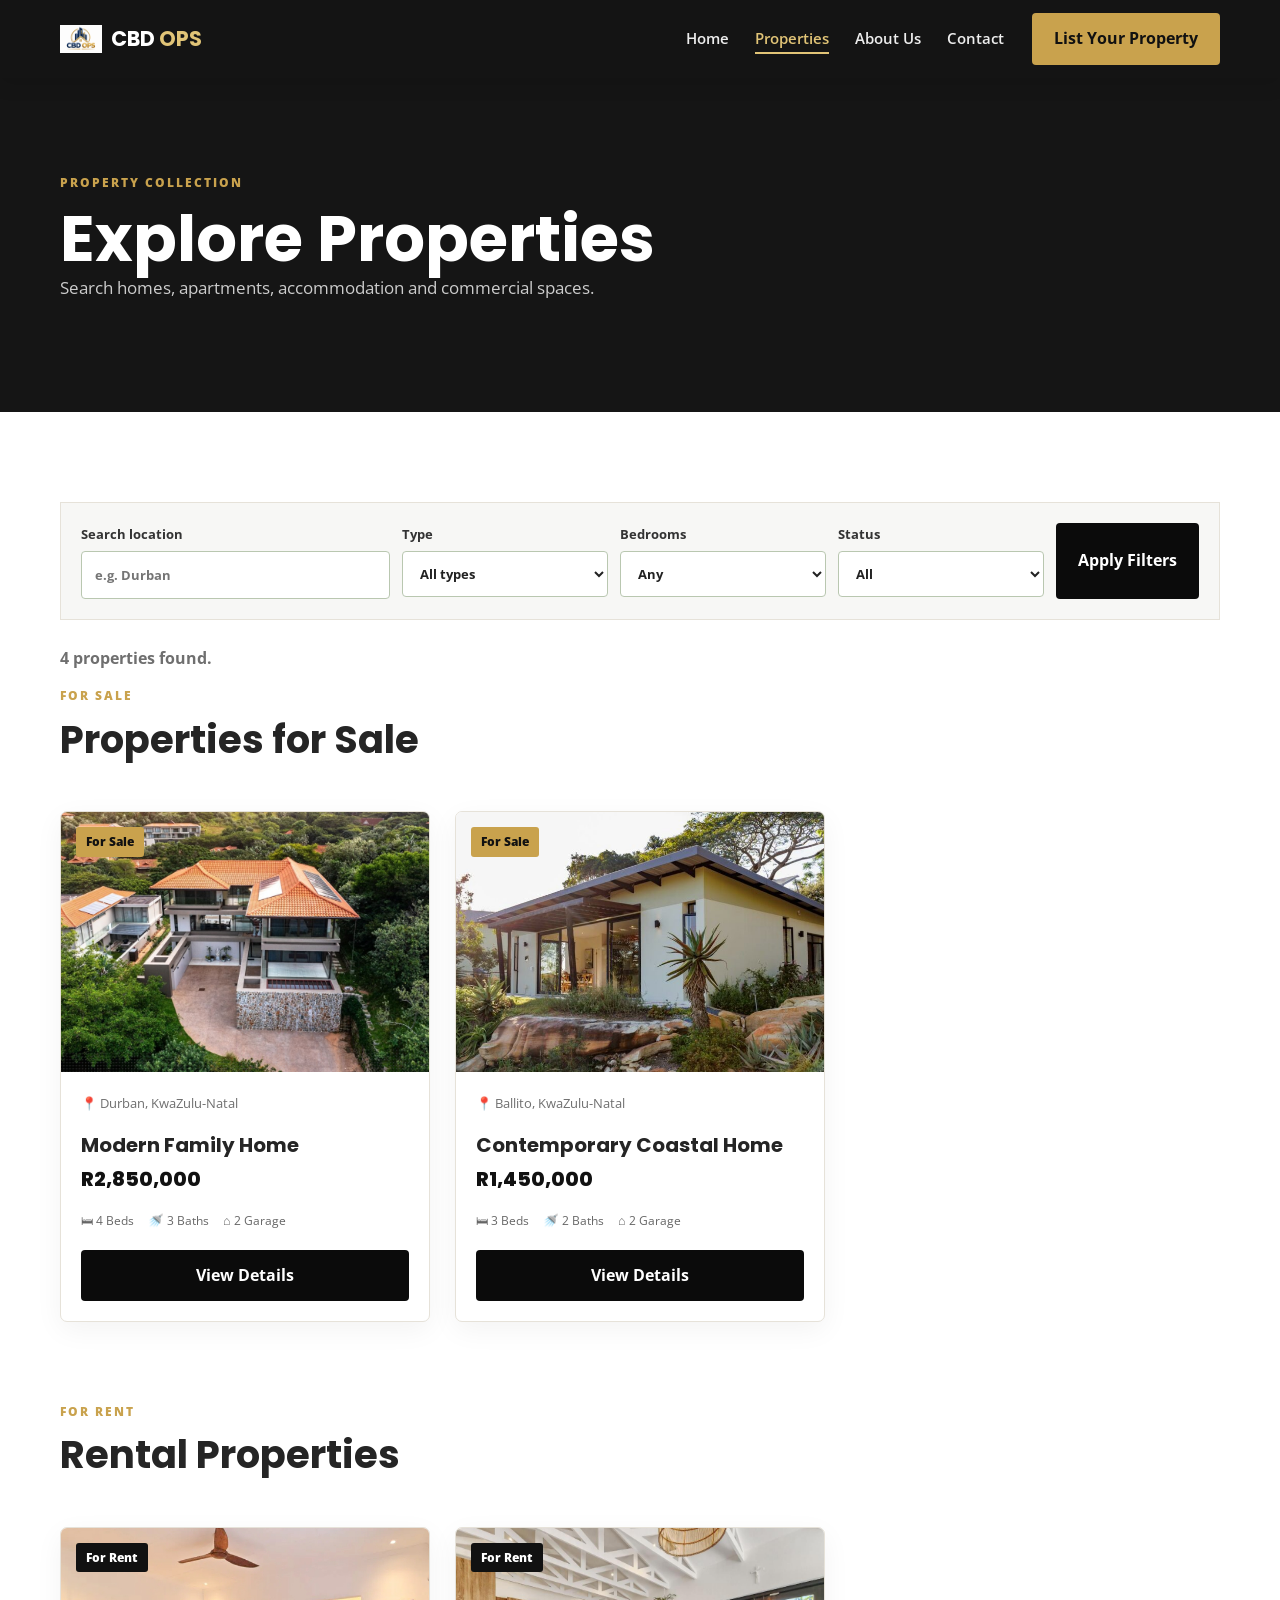
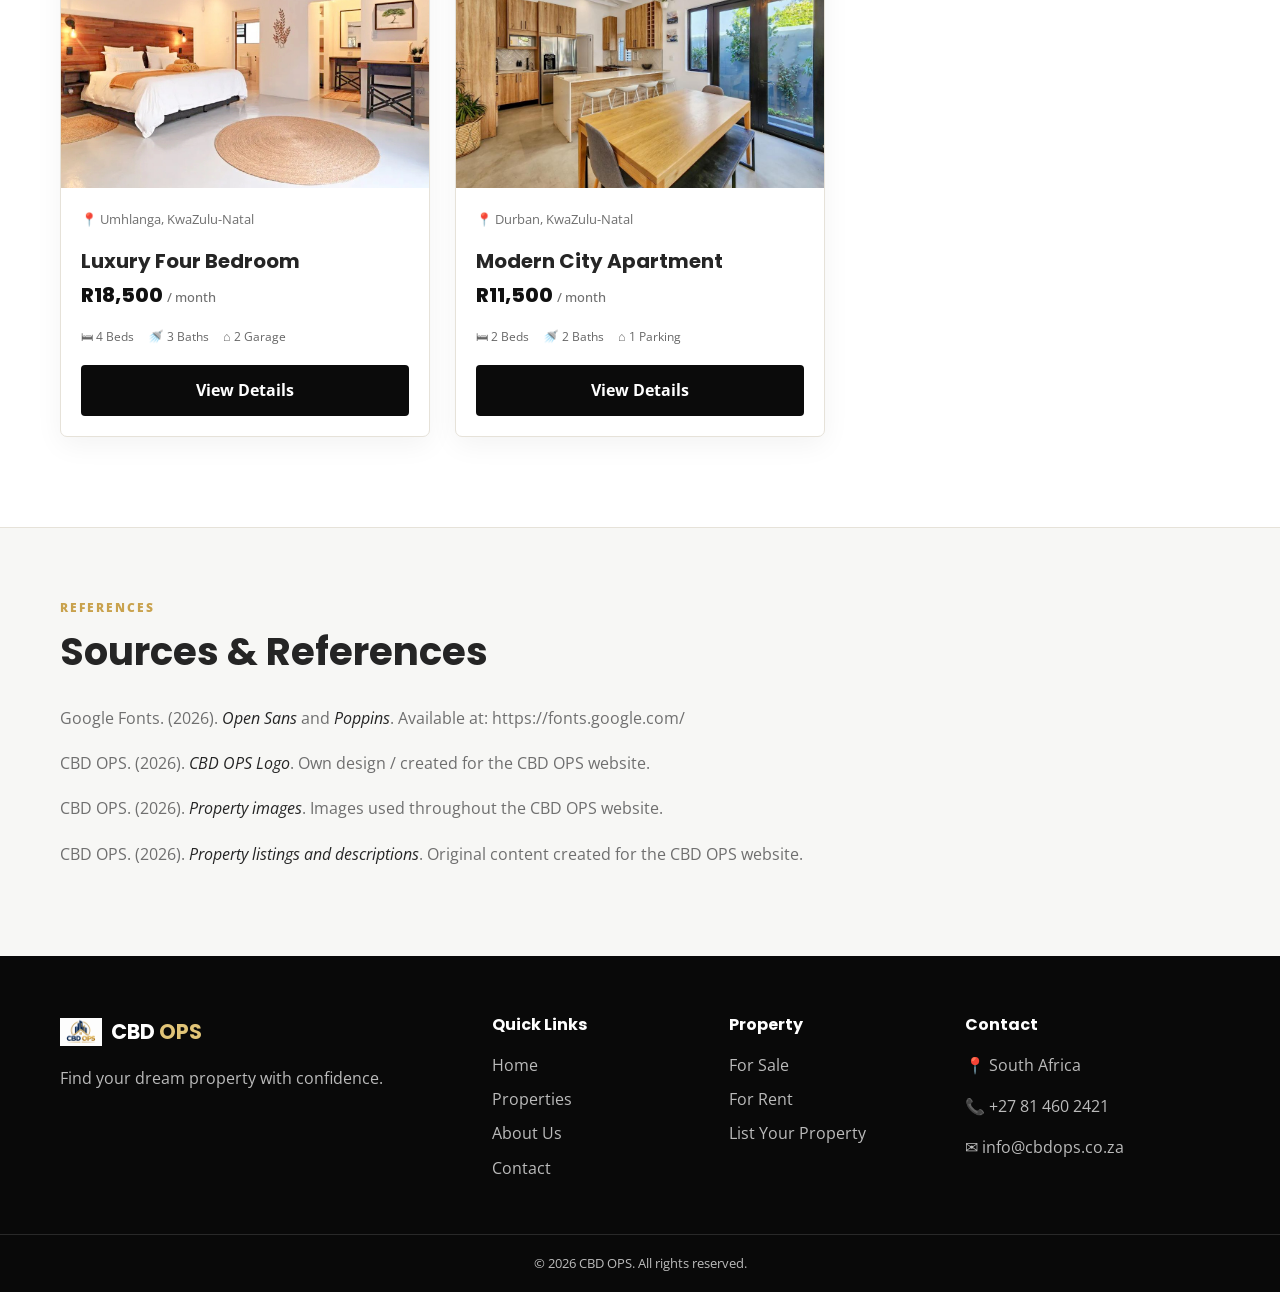
<file: properties.html>
<!DOCTYPE html>
<html lang="en">

<head>
    <meta charset="UTF-8">
    <meta name="viewport" content="width=device-width, initial-scale=1.0">

    <meta name="description"
        content="Browse CBD OPS properties for sale and rent in Durban, Ballito and Umhlanga.">

    <title>Properties | CBD OPS</title>

    <!-- Google Fonts -->
    <link rel="preconnect" href="https://fonts.googleapis.com">
    <link rel="preconnect" href="https://fonts.gstatic.com" crossorigin>

    <link
        href="https://fonts.googleapis.com/css2?family=Open+Sans:wght@400;500;600;700&family=Poppins:wght@500;600;700;800&display=swap"
        rel="stylesheet">

    <!-- Main CSS -->
    <link rel="stylesheet" href="css/style.css">
</head>

<body>

    <!-- ===============================
         NAVIGATION
    ================================ -->
    <header class="site-header">

        <nav class="navbar container">

            <!-- LOGO -->
            <a class="brand" href="index.html">

                <img
                    src="Images/Logo.png"
                    alt="CBD OPS Logo">

                <span>
                    CBD <b>OPS</b>
                </span>

            </a>


            <!-- MOBILE MENU BUTTON -->
            <button
                class="menu-toggle"
                type="button"
                aria-label="Open navigation menu"
                aria-expanded="false"
                aria-controls="main-navigation">

                ☰

            </button>


            <!-- NAVIGATION LINKS -->
            <ul class="nav-links" id="main-navigation">

                <li>
                    <a href="index.html">
                        Home
                    </a>
                </li>

                <li>
                    <a class="active" href="properties.html">
                        Properties
                    </a>
                </li>

                <li>
                    <a href="about.html">
                        About Us
                    </a>
                </li>

                <li>
                    <a href="contact.html">
                        Contact
                    </a>
                </li>

            </ul>


            <!-- DESKTOP BUTTON -->
            <a
                class="btn btn-gold nav-btn"
                href="contact.html">

                List Your Property

            </a>

        </nav>

    </header>


    <main>

        <!-- ===============================
             PAGE HERO
        ================================ -->
        <section class="page-hero">

            <div class="container">

                <p class="eyebrow gold-text">
                    PROPERTY COLLECTION
                </p>

                <h1>
                    Explore Properties
                </h1>

                <p>
                    Search homes, apartments, accommodation
                    and commercial spaces.
                </p>

            </div>

        </section>


        <!-- ===============================
             PROPERTIES
        ================================ -->
        <section class="section container">


            <!-- FILTERS -->
            <form
                id="propertyFilters"
                class="filter-box">

                <!-- LOCATION -->
                <label for="filterLocation">

                    Search location

                    <input
                        id="filterLocation"
                        name="location"
                        type="text"
                        placeholder="e.g. Durban">

                </label>


                <!-- TYPE -->
                <label for="filterType">

                    Type

                    <select
                        id="filterType"
                        name="type">

                        <option value="">
                            All types
                        </option>

                        <option value="house">
                            House
                        </option>

                        <option value="apartment">
                            Apartment
                        </option>

                        <option value="student accommodation">
                            Student Accommodation
                        </option>

                        <option value="office">
                            Office
                        </option>

                        <option value="commercial">
                            Commercial
                        </option>

                    </select>

                </label>


                <!-- BEDROOMS -->
                <label for="filterBedrooms">

                    Bedrooms

                    <select
                        id="filterBedrooms"
                        name="bedrooms">

                        <option value="">
                            Any
                        </option>

                        <option value="1">
                            1+
                        </option>

                        <option value="2">
                            2+
                        </option>

                        <option value="3">
                            3+
                        </option>

                        <option value="4">
                            4+
                        </option>

                    </select>

                </label>


                <!-- STATUS -->
                <label for="filterStatus">

                    Status

                    <select
                        id="filterStatus"
                        name="status">

                        <option value="">
                            All
                        </option>

                        <option value="sale">
                            Sale
                        </option>

                        <option value="rent">
                            Rent
                        </option>

                    </select>

                </label>


                <!-- SUBMIT -->
                <button
                    class="btn btn-dark"
                    type="submit">

                    Apply Filters

                </button>

            </form>


            <!-- RESULT COUNT -->
            <p
                id="resultCount"
                class="result-count"
                aria-live="polite">
            </p>


            <!-- ===============================
                 FOR SALE
            ================================ -->
            <div
                class="section-heading"
                id="sale">

                <div>

                    <p class="eyebrow gold-text">
                        FOR SALE
                    </p>

                    <h2>
                        Properties for Sale
                    </h2>

                </div>

            </div>


            <div class="property-grid filter-results">


                <!-- SALE PROPERTY 1 -->
                <article
                    class="property-card searchable"
                    data-location="durban"
                    data-type="house"
                    data-bedrooms="4"
                    data-status="sale">

                    <div class="property-image">

                        <img
                            src="Images/Front hous 2.jpg"
                            alt="Modern family home in Durban">

                        <span class="badge">
                            For Sale
                        </span>

                    </div>


                    <div class="property-body">

                        <p class="location">
                            📍 Durban, KwaZulu-Natal
                        </p>

                        <h3>
                            Modern Family Home
                        </h3>

                        <p class="property-price">
                            R2,850,000
                        </p>


                        <div class="features">

                            <span>
                                🛏 4 Beds
                            </span>

                            <span>
                                🚿 3 Baths
                            </span>

                            <span>
                                ⌂ 2 Garage
                            </span>

                        </div>


                        <a
                            class="btn btn-dark full"
                            href="property-details.html?id=modern-home">

                            View Details

                        </a>

                    </div>

                </article>


                <!-- SALE PROPERTY 2 -->
                <article
                    class="property-card searchable"
                    data-location="ballito"
                    data-type="house"
                    data-bedrooms="3"
                    data-status="sale">

                    <div class="property-image">

                        <img
                            src="Images/BACKYARD 2.jpeg"
                            alt="Contemporary coastal home in Ballito">

                        <span class="badge">
                            For Sale
                        </span>

                    </div>


                    <div class="property-body">

                        <p class="location">
                            📍 Ballito, KwaZulu-Natal
                        </p>

                        <h3>
                            Contemporary Coastal Home
                        </h3>

                        <p class="property-price">
                            R1,450,000
                        </p>


                        <div class="features">

                            <span>
                                🛏 3 Beds
                            </span>

                            <span>
                                🚿 2 Baths
                            </span>

                            <span>
                                ⌂ 2 Garage
                            </span>

                        </div>


                        <a
                            class="btn btn-dark full"
                            href="property-details.html?id=coastal-home">

                            View Details

                        </a>

                    </div>

                </article>

            </div>


            <!-- ===============================
                 FOR RENT
            ================================ -->
            <div
                class="section-heading rent-heading"
                id="rent">

                <div>

                    <p class="eyebrow gold-text">
                        FOR RENT
                    </p>

                    <h2>
                        Rental Properties
                    </h2>

                </div>

            </div>


            <div class="property-grid filter-results">


                <!-- RENT PROPERTY 1 -->
                <article
                    class="property-card searchable"
                    data-location="umhlanga"
                    data-type="house"
                    data-bedrooms="4"
                    data-status="rent">

                    <div class="property-image">

                        <img
                            src="Images/int 4 bedroom.jpg"
                            alt="Luxury four bedroom property in Umhlanga">

                        <span class="badge rent">
                            For Rent
                        </span>

                    </div>


                    <div class="property-body">

                        <p class="location">
                            📍 Umhlanga, KwaZulu-Natal
                        </p>

                        <h3>
                            Luxury Four Bedroom
                        </h3>

                        <p class="property-price">
                            R18,500
                            <small>/ month</small>
                        </p>


                        <div class="features">

                            <span>
                                🛏 4 Beds
                            </span>

                            <span>
                                🚿 3 Baths
                            </span>

                            <span>
                                ⌂ 2 Garage
                            </span>

                        </div>


                        <a
                            class="btn btn-dark full"
                            href="property-details.html?id=luxury-home">

                            View Details

                        </a>

                    </div>

                </article>


                <!-- RENT PROPERTY 2 -->
                <article
                    class="property-card searchable"
                    data-location="durban"
                    data-type="apartment"
                    data-bedrooms="2"
                    data-status="rent">

                    <div class="property-image">

                        <img
                            src="Images/int2.jpg"
                            alt="Modern city apartment in Durban">

                        <span class="badge rent">
                            For Rent
                        </span>

                    </div>


                    <div class="property-body">

                        <p class="location">
                            📍 Durban, KwaZulu-Natal
                        </p>

                        <h3>
                            Modern City Apartment
                        </h3>

                        <p class="property-price">
                            R11,500
                            <small>/ month</small>
                        </p>


                        <div class="features">

                            <span>
                                🛏 2 Beds
                            </span>

                            <span>
                                🚿 2 Baths
                            </span>

                            <span>
                                ⌂ 1 Parking
                            </span>

                        </div>


                        <a
                            class="btn btn-dark full"
                            href="property-details.html?id=city-apartment">

                            View Details

                        </a>

                    </div>

                </article>

            </div>

        </section>


        <!-- ===============================
             REFERENCES
        ================================ -->
        <section class="references-section">

            <div class="container">

                <p class="eyebrow gold-text">
                    REFERENCES
                </p>

                <h2>
                    Sources & References
                </h2>

                <div class="references-list">

                    <p>
                        Google Fonts. (2026).
                        <em>Open Sans</em> and <em>Poppins</em>.
                        Available at:
                        https://fonts.google.com/
                    </p>

                    <p>
                        CBD OPS. (2026).
                        <em>CBD OPS Logo</em>.
                        Own design / created for the CBD OPS website.
                    </p>

                    <p>
                        CBD OPS. (2026).
                        <em>Property images</em>.
                        Images used throughout the CBD OPS website.
                    </p>

                    <p>
                        CBD OPS. (2026).
                        <em>Property listings and descriptions</em>.
                        Original content created for the CBD OPS website.
                    </p>

                </div>

            </div>

        </section>

    </main>


    <!-- ===============================
         FOOTER
    ================================ -->
    <footer class="footer">

        <div class="container footer-grid">


            <!-- FOOTER BRAND -->
            <div>

                <a
                    class="brand footer-brand"
                    href="index.html">

                    <img
                        src="Images/Logo.png"
                        alt="CBD OPS Logo">

                    <span>
                        CBD <b>OPS</b>
                    </span>

                </a>

                <p>
                    Find your dream property with confidence.
                </p>

            </div>


            <!-- QUICK LINKS -->
            <div>

                <h4>
                    Quick Links
                </h4>

                <a href="index.html">
                    Home
                </a>

                <a href="properties.html">
                    Properties
                </a>

                <a href="about.html">
                    About Us
                </a>

                <a href="contact.html">
                    Contact
                </a>

            </div>


            <!-- PROPERTY LINKS -->
            <div>

                <h4>
                    Property
                </h4>

                <a href="#sale">
                    For Sale
                </a>

                <a href="#rent">
                    For Rent
                </a>

                <a href="contact.html">
                    List Your Property
                </a>

            </div>


            <!-- CONTACT -->
            <div>

                <h4>
                    Contact
                </h4>

                <p>
                    📍 South Africa
                </p>

                <p>
                    📞 +27 81 460 2421
                </p>

                <p>
                    ✉ info@cbdops.co.za
                </p>

            </div>

        </div>


        <!-- COPYRIGHT -->
        <div class="copyright">

            © 2026 CBD OPS. All rights reserved.

        </div>

    </footer>


    <!-- JavaScript -->
    <script src="js/script.js"></script>

</body>

</html>
</file>
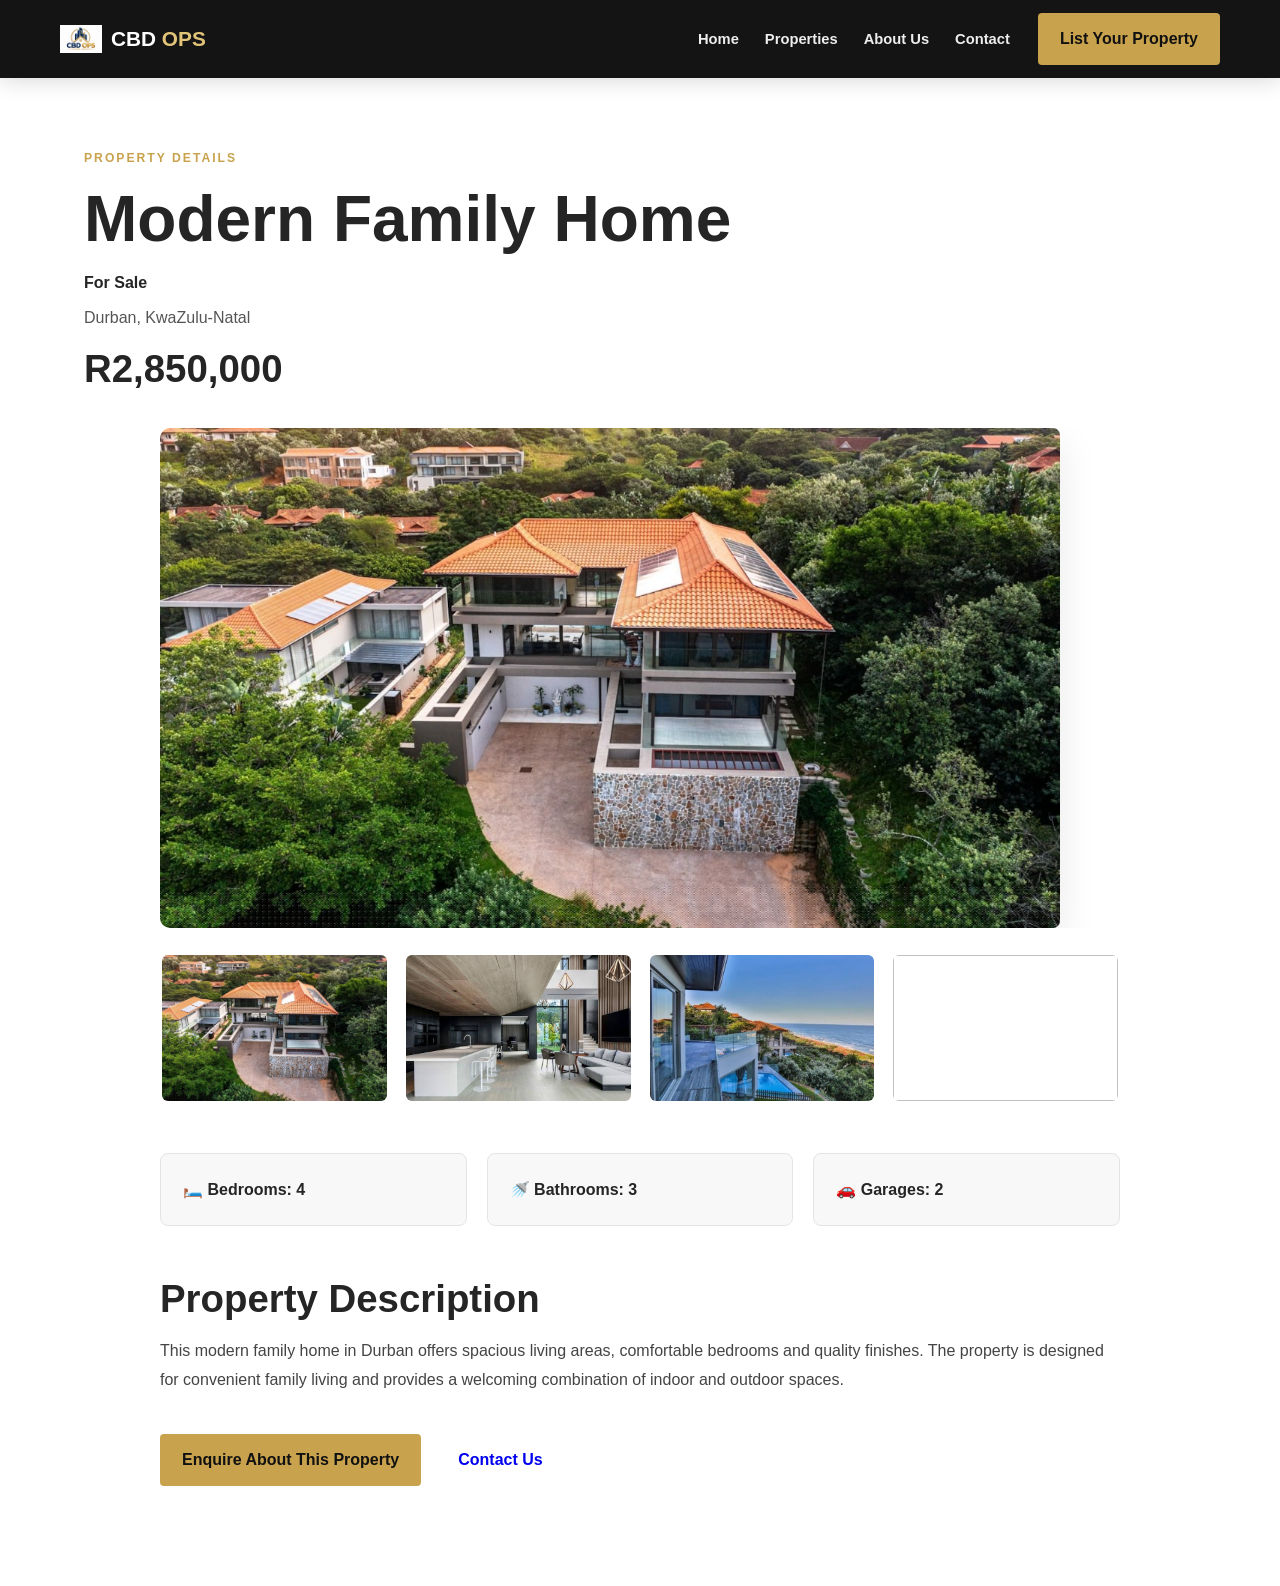
<file: property-details.html>
<!DOCTYPE html>
<html lang="en">

<head>

    <meta charset="UTF-8">

    <meta name="viewport" content="width=device-width, initial-scale=1.0">

    <meta
        name="description"
        content="View detailed property information, photos, features and enquiry options for CBD OPS properties in KwaZulu-Natal."
    >

    <meta
        name="keywords"
        content="CBD OPS property details, Durban property, KwaZulu-Natal real estate, houses for sale, houses for rent"
    >

    <title>Property Details | CBD OPS</title>

    <link rel="stylesheet" href="css/style.css">

    <style>

        /* =========================================
           PROPERTY DETAILS PAGE ONLY
        ========================================= */

        .property-details {
            padding: 70px 0 100px;
            background: #ffffff;
        }

        .property-details > .container {
            max-width: 1180px;
            margin: 0 auto;
            padding: 0 24px;
        }

        .property-details .eyebrow {
            margin-bottom: 15px;
        }

        .property-details h1 {
            margin: 0 0 15px;
        }

        #propertyStatus {
            font-weight: 700;
            margin-bottom: 8px;
        }

        #propertyLocation {
            margin-bottom: 15px;
            color: #555;
        }

        #propertyPrice {
            margin-bottom: 35px;
        }


        /* =========================================
           PROPERTY MAIN IMAGE
        ========================================= */

        .property-main-image {
            width: 100%;
            max-width: 960px;
            margin: 0 auto 25px;
            overflow: hidden;
            border-radius: 10px;
        }

        .property-main-image img {
            display: block;
            width: 100%;
            height: 500px;
            object-fit: cover;
            border-radius: 10px;
        }


        /* =========================================
           GALLERY
        ========================================= */

        .property-gallery {
            max-width: 960px;
            margin: 0 auto 50px;

            display: grid;
            grid-template-columns: repeat(4, 1fr);
            gap: 15px;
        }

        .property-gallery img {
            width: 100%;
            height: 150px;
            object-fit: cover;
            border-radius: 8px;
            cursor: pointer;
            display: block;

            border: 2px solid transparent;
        }

        .property-gallery img:hover {
            opacity: 0.85;
            border-color: #d4af55;
        }


        /* =========================================
           FEATURES
        ========================================= */

        .property-features {
            max-width: 960px;
            margin: 0 auto 50px;

            display: grid;
            grid-template-columns: repeat(3, 1fr);
            gap: 20px;
        }

        .property-features p {
            margin: 0;
            padding: 22px;

            background: #f8f8f8;
            border: 1px solid #e4e4e4;
            border-radius: 8px;

            font-weight: 600;
        }

        .property-features span {
            font-weight: 700;
        }


        /* =========================================
           DESCRIPTION
        ========================================= */

        .property-description {
            max-width: 960px;
            margin: 0 auto 40px;
        }

        .property-description h2 {
            margin-bottom: 15px;
        }

        .property-description p {
            line-height: 1.8;
            color: #444;
        }


        /* =========================================
           ACTION BUTTONS
        ========================================= */

        .property-actions {
            max-width: 960px;
            margin: 0 auto;

            display: flex;
            gap: 15px;
            flex-wrap: wrap;
        }

        .property-actions .btn {
            display: inline-block;
        }


        /* =========================================
           MOBILE
        ========================================= */

        @media (max-width: 800px) {

            .property-details {
                padding-top: 40px;
            }

            .property-details h1 {
                font-size: 38px;
            }

            .property-main-image img {
                height: 350px;
            }

            .property-gallery {
                grid-template-columns: repeat(2, 1fr);
            }

            .property-features {
                grid-template-columns: 1fr;
            }

        }


        @media (max-width: 500px) {

            .property-details h1 {
                font-size: 32px;
            }

            .property-main-image img {
                height: 280px;
            }

            .property-gallery {
                grid-template-columns: 1fr 1fr;
            }

            .property-actions {
                flex-direction: column;
            }

            .property-actions .btn {
                width: 100%;
                text-align: center;
            }

        }

    </style>

</head>


<body>


   <!-- ===============================
     NAVIGATION
================================ -->
<header class="site-header">

    <nav class="navbar container">

        <!-- LOGO -->
        <a class="brand" href="index.html">

            <img
                src="Images/Logo.png"
                alt="CBD OPS Logo">

            <span>
                CBD <b>OPS</b>
            </span>

        </a>


        <!-- MOBILE MENU BUTTON -->
        <button
            class="menu-toggle"
            type="button"
            aria-label="Open navigation menu"
            aria-expanded="false"
            aria-controls="main-navigation">

            ☰

        </button>


        <!-- NAVIGATION LINKS -->
        <ul class="nav-links" id="main-navigation">

            <li>
                <a href="index.html">
                    Home
                </a>
            </li>

            <li>
                <a href="properties.html">
                    Properties
                </a>
            </li>

            <li>
                <a href="about.html">
                    About Us
                </a>
            </li>

            <li>
                <a href="contact.html">
                    Contact
                </a>
            </li>

        </ul>


        <!-- DESKTOP BUTTON -->
        <a
            class="btn btn-gold nav-btn"
            href="contact.html">

            List Your Property

        </a>

    </nav>

</header>


    <!-- =========================================
         PROPERTY DETAILS
    ========================================= -->

    <main class="property-details">

        <div class="container">

            <p class="eyebrow gold-text">
                PROPERTY DETAILS
            </p>


            <h1 id="propertyTitle">
                Loading property...
            </h1>


            <p id="propertyStatus">
                Loading status...
            </p>


            <p id="propertyLocation">
                Loading location...
            </p>


            <h2 id="propertyPrice">
                Loading price...
            </h2>


            <!-- MAIN IMAGE -->

            <div class="property-main-image">

                <img
    id="mainImage"
    src=""
    alt="CBD OPS property main image"
                >

            </div>


            <!-- GALLERY -->

            <div
                class="property-gallery"
                aria-label="Property image gallery"
            >

                <img
    id="gallery1"
    src=""
    alt="CBD OPS property gallery image 1"
                >

                <img
    id="gallery2"
    src=""
    alt="CBD OPS property gallery image 2"
                >

                <img
    id="gallery3"
    src=""
    alt="CBD OPS property gallery image 3"
                >

                <img
                >

            </div>


            <!-- FEATURES -->

            <div class="property-features">

                <p>
                    🛏️ Bedrooms:
                    <span id="bedrooms">-</span>
                </p>

                <p>
                    🚿 Bathrooms:
                    <span id="bathrooms">-</span>
                </p>

                <p>
                    🚗 Garages:
                    <span id="garages">-</span>
                </p>

            </div>


            <!-- DESCRIPTION -->

            <div class="property-description">

                <h2>
                    Property Description
                </h2>

                <p id="description">
                    Loading property information...
                </p>

            </div>


            <!-- ACTIONS -->

            <div class="property-actions">

                <a
                    id="enquirePropertyButton"
                    href="enquiry.html"
                    class="btn btn-gold"
                >
                    Enquire About This Property
                </a>

                <a
                    href="contact.html"
                    class="btn"
                >
                    Contact Us
                </a>

            </div>

        </div>

    </main>


    <script src="js/script.js"></script>

</body>

</html>
</file>
<file: css/style.css>
/* =====================================================
   CBD OPS - MAIN STYLESHEET
===================================================== */

:root {
    --black: #0b0b0b;
    --dark: #151515;
    --white: #ffffff;
    --off: #f7f7f5;
    --gold: #c9a24d;
    --gold2: #e1c477;
    --text: #252525;
    --muted: #6f6f6f;
    --border: #e6e2d9;
    --shadow: 0 14px 40px rgba(0, 0, 0, 0.09);
}


/* =====================================================
   RESET
===================================================== */

* {
    box-sizing: border-box;
    margin: 0;
    padding: 0;
}

html {
    scroll-behavior: smooth;
}

body {
    font-family: "Open Sans", sans-serif;
    color: var(--text);
    background: var(--white);
    line-height: 1.7;
}

img {
    max-width: 100%;
    height: auto;
    display: block;
}

a {
    transition:
        color 0.2s ease,
        background-color 0.2s ease,
        border-color 0.2s ease,
        transform 0.2s ease;
}

button,
input,
select,
textarea {
    font: inherit;
}


/* =====================================================
   TYPOGRAPHY
===================================================== */

h1,
h2,
h3,
h4,
.brand {
    font-family: "Poppins", sans-serif;
}

h1 {
    font-size: clamp(2.4rem, 5vw, 4.8rem);
    line-height: 1.1;
}

h2 {
    font-size: clamp(2rem, 3vw, 3rem);
    line-height: 1.2;
    margin-bottom: 18px;
}

h3 {
    font-size: 1.25rem;
}

p {
    margin-bottom: 14px;
}


/* =====================================================
   CONTAINER
===================================================== */

.container {
    width: min(1160px, 92%);
    margin: auto;
}


/* =====================================================
   HEADER / NAVIGATION
===================================================== */

.site-header {
    position: sticky;
    top: 0;
    z-index: 1000;
    background: rgba(11, 11, 11, 0.96);
    box-shadow: 0 3px 20px rgba(0, 0, 0, 0.15);
}

.navbar {
    min-height: 78px;
    display: flex;
    align-items: center;
    gap: 28px;
    position: relative;
}

.brand {
    display: flex;
    align-items: center;
    gap: 9px;
    color: white;
    text-decoration: none;
    font-size: 1.3rem;
    font-weight: 700;
    margin-right: auto;
}

.brand img {
    width: 42px;
    height: 42px;
    object-fit: contain;
}

.brand b {
    color: var(--gold2);
}

.nav-links {
    display: flex;
    list-style: none;
    gap: 26px;
}

.nav-links a {
    position: relative;
    color: #eeeeee;
    text-decoration: none;
    font-weight: 600;
    font-size: 0.92rem;
}

.nav-links a::after {
    content: "";
    position: absolute;
    left: 0;
    bottom: -6px;
    width: 0;
    height: 2px;
    background: var(--gold2);
    transition: width 0.25s ease;
}

.nav-links a:hover,
.nav-links a.active {
    color: var(--gold2);
}

.nav-links a:hover::after,
.nav-links a.active::after {
    width: 100%;
}

.menu-toggle {
    display: none;
    background: none;
    border: none;
    color: white;
    font-size: 1.7rem;
    cursor: pointer;
}


/* =====================================================
   BUTTONS
===================================================== */

.btn {
    display: inline-flex;
    justify-content: center;
    align-items: center;
    border: 0;
    text-decoration: none;
    padding: 12px 22px;
    border-radius: 4px;
    font-weight: 700;
    cursor: pointer;
    transition: 0.25s;
    font-family: "Open Sans", sans-serif;
}

.btn:hover {
    transform: translateY(-2px);
}

.btn:active {
    transform: translateY(0);
}

.btn-gold {
    background: var(--gold);
    color: #111;
}

.btn-gold:hover {
    background: var(--gold2);
}

.btn-dark {
    background: var(--black);
    color: white;
}

.btn-dark:hover {
    background: #333;
}

.btn-outline {
    border: 1px solid white;
    color: white;
    background: transparent;
}

.btn-outline:hover {
    background: white;
    color: #111;
}

.full {
    width: 100%;
    margin-top: 18px;
}


/* =====================================================
   ACCESSIBLE FOCUS STATES
===================================================== */

a:focus-visible,
button:focus-visible,
input:focus-visible,
select:focus-visible,
textarea:focus-visible,
summary:focus-visible {
    outline: 3px solid var(--gold2);
    outline-offset: 3px;
}

.btn:focus-visible {
    box-shadow: 0 0 0 4px rgba(201, 162, 77, 0.25);
}


/* =====================================================
   HERO
===================================================== */

.hero {
    min-height: 700px;
    position: relative;

    background:
        linear-gradient(
            90deg,
            rgba(0, 0, 0, 0.78),
            rgba(0, 0, 0, 0.2)
        ),
        url("../Images/EXTERIOR.jpg") center/cover;

    display: flex;
    align-items: center;
    color: white;
}

.hero-content {
    position: relative;
    padding: 90px 0 180px;
}

.hero-content h1 span {
    color: var(--gold2);
}

.hero-text {
    max-width: 650px;
    font-size: 1.08rem;
    color: #eeeeee;
    margin: 22px 0 30px;
}

.hero-actions {
    display: flex;
    gap: 12px;
}


/* =====================================================
   TEXT
===================================================== */

.eyebrow {
    letter-spacing: 2px;
    font-size: 0.76rem;
    font-weight: 800;
    margin-bottom: 10px;
}

.gold-text {
    color: var(--gold);
}

.text-link,
.back-link {
    color: #222;
    font-weight: 700;
    text-decoration: none;
}

.text-link:hover,
.back-link:hover {
    color: var(--gold);
}


/* =====================================================
   SEARCH BOX
===================================================== */

.search-card {
    position: absolute;
    bottom: 32px;
    left: 50%;
    transform: translateX(-50%);

    width: min(1080px, 92%);

    background: white;
    color: #111;
    padding: 20px;
    box-shadow: var(--shadow);
    border-radius: 7px;

    display: grid;
    grid-template-columns: 220px 1fr;
    gap: 20px;
    align-items: end;
}

.search-heading {
    display: flex;
    gap: 12px;
    align-items: center;
}

.search-heading > span {
    font-size: 2rem;
    color: var(--gold);
}

.search-heading small {
    display: block;
    color: var(--muted);
}

.search-grid {
    display: grid;
    grid-template-columns: 1fr 1fr 1fr auto;
    gap: 12px;
}


/* =====================================================
   FORM ELEMENTS
===================================================== */

label {
    display: block;
    font-size: 0.82rem;
    font-weight: 700;
    color: #333;
}

input,
select,
textarea {
    width: 100%;
    margin-top: 6px;
    border: 1px solid #ddd;
    border-radius: 4px;
    padding: 12px 13px;
    font: inherit;
    background: white;
    color: #222;
    outline: none;
}

input:focus,
select:focus,
textarea:focus {
    border-color: var(--gold);
    box-shadow: 0 0 0 3px rgba(201, 162, 77, 0.12);
}

input:valid,
select:valid,
textarea:valid {
    border-color: #b9c7b0;
}

input:invalid:not(:placeholder-shown),
textarea:invalid:not(:placeholder-shown) {
    border-color: #c96b6b;
}


/* =====================================================
   SECTIONS
===================================================== */

.section {
    padding: 90px 0;
}

.section-heading {
    display: flex;
    justify-content: space-between;
    align-items: end;
    margin-bottom: 30px;
}


/* =====================================================
   PROPERTY CARDS
===================================================== */

.property-grid {
    display: grid;
    grid-template-columns: repeat(3, 1fr);
    gap: 25px;
}

.property-card {
    background: white;
    border: 1px solid var(--border);
    box-shadow: 0 8px 28px rgba(0, 0, 0, 0.05);
    border-radius: 7px;
    overflow: hidden;

    transition:
        transform 0.25s ease,
        box-shadow 0.25s ease,
        border-color 0.25s ease;
}

.property-card:hover {
    transform: translateY(-6px);
    box-shadow: 0 18px 45px rgba(0, 0, 0, 0.14);
    border-color: var(--gold);
}

.property-image {
    height: 260px;
    position: relative;
    background: #ddd;
    overflow: hidden;
}

.property-image img {
    width: 100%;
    height: 100%;
    object-fit: cover;
    transition: transform 0.35s ease;
}

.property-card:hover .property-image img {
    transform: scale(1.04);
}

.badge {
    position: absolute;
    top: 15px;
    left: 15px;
    background: var(--gold);
    color: #111;
    padding: 5px 10px;
    border-radius: 3px;
    font-size: 0.72rem;
    font-weight: 800;
}

.badge.rent {
    background: #111;
    color: white;
}

.property-body {
    padding: 20px;
}

.location {
    font-size: 0.82rem;
    color: var(--muted);
}

.property-price,
.details-price {
    font-family: "Poppins", sans-serif;
    font-weight: 800;
    font-size: 1.25rem;
    color: #111;
}

.property-price small {
    font-family: "Open Sans", sans-serif;
    font-weight: 500;
    font-size: 0.8rem;
    color: var(--muted);
}

.features {
    display: flex;
    gap: 14px;
    flex-wrap: wrap;
    font-size: 0.78rem;
    color: #666;
}

.features.large {
    font-size: 0.9rem;
    color: #333;
    margin: 20px 0;
}


/* =====================================================
   DARK SECTION
===================================================== */

.dark-section {
    background: var(--dark);
    color: white;
    padding: 65px 0;
}


/* =====================================================
   STATS
===================================================== */

.stats {
    display: grid;
    grid-template-columns: repeat(4, 1fr);
    text-align: center;
}

.stats strong {
    display: block;
    font: 800 2.4rem "Poppins", sans-serif;
    color: var(--gold2);
}

.stats span {
    color: #ccc;
}


/* =====================================================
   SPLIT SECTION
===================================================== */

.split-section {
    display: grid;
    grid-template-columns: 1fr 1fr;
    gap: 60px;
    align-items: center;
}

.rounded-img {
    width: 100%;
    height: 470px;
    object-fit: cover;
    border-radius: 7px;
}

.check-list p {
    font-weight: 600;
}


/* =====================================================
   PAGE HERO
===================================================== */

.page-hero {
    padding: 95px 0;
    background: var(--dark);
    color: white;
}

.page-hero p:last-child {
    color: #ccc;
    font-size: 1.05rem;
}


/* =====================================================
   MISSION
===================================================== */

.mission-grid {
    display: grid;
    grid-template-columns: 1fr 1fr;
    gap: 70px;
}


/* =====================================================
   TARGET AUDIENCE
===================================================== */

.audience-grid {
    display: grid;
    grid-template-columns: repeat(4, 1fr);
    gap: 20px;
}

.audience-card {
    padding: 28px;
    border: 1px solid var(--border);
    border-radius: 6px;
}


/* =====================================================
   PROPERTY FILTERS
===================================================== */

.filter-box {
    background: var(--off);
    padding: 20px;
    border: 1px solid var(--border);

    display: grid;
    grid-template-columns: 1.5fr 1fr 1fr 1fr auto;

    gap: 12px;
    margin-bottom: 25px;
}

.result-count {
    font-weight: 700;
    color: var(--muted);
}

.rent-heading {
    margin-top: 80px;
}

.hidden {
    display: none !important;
}


/* =====================================================
   PROPERTY DETAILS
===================================================== */

.property-details {
    padding: 70px 0;
}

.property-details h1,
.property-details h2 {
    margin-bottom: 15px;
}

.property-main-image {
    width: 100%;
    max-width: 900px;
    margin: 25px auto 30px;
}

.property-main-image img,
#mainImage {
    width: 100%;
    max-width: 900px;
    height: 500px;
    object-fit: cover;
    border-radius: 7px;
    box-shadow: var(--shadow);
}

.property-gallery {
    display: grid;
    grid-template-columns: repeat(4, 1fr);
    gap: 12px;
    max-width: 900px;
    margin: 20px auto 35px;
}

.property-gallery img {
    width: 100%;
    height: 130px;
    object-fit: cover;
    border-radius: 5px;
    cursor: pointer;
    transition: 0.25s;
}

.property-gallery img:hover {
    transform: scale(1.03);
    box-shadow: var(--shadow);
}

.property-features {
    max-width: 900px;
    margin: 0 auto 35px;

    display: grid;
    grid-template-columns: repeat(3, 1fr);
    gap: 15px;
}

.property-features p {
    background: var(--off);
    border: 1px solid var(--border);
    padding: 18px;
    border-radius: 5px;
    margin: 0;
    font-weight: 600;
}

.property-description {
    max-width: 900px;
    margin: 0 auto 30px;
}

.property-description p {
    color: var(--muted);
    line-height: 1.8;
}


/* =====================================================
   LEGACY PROPERTY DETAIL CLASSES
===================================================== */

.details-grid {
    display: grid;
    grid-template-columns: 1.25fr 0.75fr;
    gap: 45px;
    margin-top: 25px;
}

.details-main-image {
    width: 100%;
    height: 500px;
    object-fit: cover;
    border-radius: 6px;
}

.gallery-grid {
    display: grid;
    grid-template-columns: repeat(4, 1fr);
    gap: 10px;
    margin-top: 10px;
}

.gallery-grid img {
    width: 100%;
    height: 100px;
    object-fit: cover;
    border-radius: 4px;
}

.details-info {
    padding: 10px 0;
}

.details-info h1 {
    font-size: 2.5rem;
    margin: 12px 0;
}

.details-info hr {
    border: 0;
    border-top: 1px solid var(--border);
    margin: 25px 0;
}


/* =====================================================
   CONTACT
===================================================== */

.contact-grid {
    display: grid;
    grid-template-columns: 1fr 1fr;
    gap: 70px;
}

.contact-item {
    padding: 17px 0;
    border-bottom: 1px solid var(--border);
}

.contact-item strong,
.contact-item span {
    display: block;
}

.contact-item span {
    color: var(--muted);
}

.contact-form {
    padding: 30px;
    background: var(--off);
    border: 1px solid var(--border);
    border-radius: 6px;
}

.contact-form h2 {
    font-size: 1.8rem;
}

.contact-form label {
    margin-top: 15px;
}

.form-message {
    margin-top: 15px;
    font-weight: 700;
}

.form-message.success {
    color: #277a3f;
}

.form-message.error {
    color: #b33a3a;
}


/* =====================================================
   FAQ
===================================================== */

.faq details {
    border-bottom: 1px solid var(--border);
    padding: 18px 0;

    transition:
        border-color 0.2s ease,
        background-color 0.2s ease;
}

.faq details:hover,
.faq details[open] {
    border-color: var(--gold);
}

.faq details[open] {
    background: #faf8f2;
}

.faq summary {
    cursor: pointer;
    font-family: "Poppins", sans-serif;
    font-weight: 700;
}

.faq details p {
    margin-top: 12px;
    color: var(--muted);
}


/* =====================================================
   REFERENCES
===================================================== */

.references-section {
    padding: 70px 0;
    background: var(--off);
    border-top: 1px solid var(--border);
}

.references-section h2 {
    margin-bottom: 30px;
}

.references-list {
    max-width: 900px;
}

.references-list p {
    margin-bottom: 18px;
    line-height: 1.7;
    color: var(--muted);
}

.references-list em {
    color: var(--text);
}


/* =====================================================
   FOOTER
===================================================== */

.footer {
    background: #090909;
    color: #bbb;
    padding-top: 55px;
}

.footer-grid {
    display: grid;
    grid-template-columns: 2fr 1fr 1fr 1.3fr;
    gap: 40px;
    padding-bottom: 45px;
}

.footer h4 {
    color: white;
    margin-bottom: 14px;
}

.footer a:not(.brand) {
    display: block;
    color: #bbb;
    text-decoration: none;
    margin: 7px 0;
}

.footer a:not(.brand):hover {
    color: var(--gold2);
}

.footer-brand {
    margin-bottom: 12px;
}

.copyright {
    text-align: center;
    border-top: 1px solid #292929;
    padding: 18px;
    font-size: 0.8rem;
}


/* =====================================================
   TABLET
===================================================== */

@media (max-width: 900px) {

    .container {
        width: min(94%, 760px);
    }

    /* Navigation */

    .nav-btn {
        display: none;
    }

    .menu-toggle {
        display: block;
    }

    .nav-links {
        display: none;

        position: absolute;
        top: 78px;
        left: 0;

        width: 100%;

        background: var(--black);

        padding: 20px 4%;

        flex-direction: column;
        gap: 14px;

        box-shadow: 0 10px 25px rgba(0, 0, 0, 0.2);
    }

    .nav-links.show {
        display: flex;
    }

    .nav-links a {
        display: block;
        padding: 5px 0;
    }

    /* Hero */

    .hero {
        min-height: 760px;
    }

    /* Search */

    .search-card {
        grid-template-columns: 1fr;
        bottom: -145px;
    }

    .search-grid {
        grid-template-columns: 1fr 1fr;
    }

    /* Property cards */

    .property-grid {
        grid-template-columns: repeat(2, 1fr);
    }

    /* Filters */

    .filter-box {
        grid-template-columns: 1fr 1fr;
    }

    /* Audience */

    .audience-grid {
        grid-template-columns: 1fr 1fr;
    }

    /* Footer */

    .footer-grid {
        grid-template-columns: 1fr 1fr;
    }

    /* Sections */

    .details-grid,
    .contact-grid,
    .split-section,
    .mission-grid {
        grid-template-columns: 1fr;
    }

    /* Property details */

    .details-main-image {
        height: 400px;
    }

    .property-main-image img,
    #mainImage {
        height: 400px;
    }

    .property-features {
        grid-template-columns: repeat(3, 1fr);
    }

    /* Typography */

    h1 {
        font-size: clamp(2.2rem, 6vw, 3.8rem);
    }

    h2 {
        font-size: clamp(1.8rem, 4vw, 2.6rem);
    }
}


/* =====================================================
   MOBILE
===================================================== */

@media (max-width: 600px) {

    .container {
        width: 92%;
    }

    .navbar {
        min-height: 68px;
    }

    .brand {
        font-size: 1.15rem;
    }

    .brand img {
        width: 36px;
        height: 36px;
    }

    /* Mobile navigation */

    .menu-toggle {
        display: block;
    }

    .nav-links {
        top: 68px;
        padding: 20px;
    }

    .nav-links.show {
        display: flex;
    }

    /* Hero */

    .hero {
        min-height: 780px;
    }

    .hero-content {
        padding-top: 40px;
    }

    .hero-actions {
        flex-direction: column;
        align-items: stretch;
    }

    /* Search */

    .search-card {
        bottom: -260px;
    }

    .search-grid {
        grid-template-columns: 1fr;
    }

    /* General */

    .section {
        padding: 65px 0;
    }

    .section-heading {
        display: block;
    }

    .text-link {
        display: inline-block;
        margin-top: 8px;
    }

    /* Property cards */

    .property-grid {
        grid-template-columns: 1fr;
        gap: 18px;
    }

    .property-image {
        height: 220px;
    }

    /* Filters */

    .filter-box {
        grid-template-columns: 1fr;
    }

    /* Audience */

    .audience-grid {
        grid-template-columns: 1fr;
    }

    /* Stats */

    .stats {
        grid-template-columns: 1fr;
        gap: 25px;
    }

    /* Footer */

    .footer-grid {
        grid-template-columns: 1fr;
        gap: 30px;
    }

    /* Images */

    .rounded-img {
        height: 320px;
    }

    /* Property details */

    .property-details {
        padding: 55px 0;
    }

    .details-main-image {
        height: 300px;
    }

    .property-main-image img,
    #mainImage {
        height: 300px;
    }

    .property-gallery {
        grid-template-columns: repeat(2, 1fr);
    }

    .property-gallery img {
        height: 150px;
    }

    .property-features {
        grid-template-columns: 1fr;
    }

    /* Legacy gallery */

    .gallery-grid {
        grid-template-columns: repeat(2, 1fr);
    }

    /* Page hero */

    .page-hero {
        padding: 70px 0;
    }

    .page-hero h1 {
        font-size: 2.5rem;
    }

    /* Buttons */

    .btn {
        width: 100%;
    }

    /* Typography */

    h1 {
        font-size: clamp(2rem, 10vw, 3rem);
    }

    h2 {
        font-size: clamp(1.7rem, 8vw, 2.3rem);
    }

    h3 {
        font-size: 1.15rem;
    }

    body {
        font-size: 0.95rem;
    }
}


/* =====================================================
   SMALL MOBILE
===================================================== */

@media (max-width: 400px) {

    .brand {
        font-size: 1.05rem;
    }

    .brand img {
        width: 34px;
        height: 34px;
    }

    .property-image {
        height: 200px;
    }

    .section {
        padding: 55px 0;
    }

    .property-gallery img {
        height: 120px;
    }

}

/* =====================================================
   PART 3 - FORMS & INTERACTIVE FEEDBACK
===================================================== */

.form-field {
    margin-bottom: 18px;
}

.form-field label {
    display: block;
    margin-bottom: 6px;
}

.required {
    color: var(--gold);
    font-weight: 800;
}

.field-error {
    display: block;
    min-height: 18px;
    margin-top: 5px;
    color: #b33a3a;
    font-size: 0.78rem;
    font-weight: 600;
}

.input-error {
    border-color: #b33a3a !important;
    box-shadow: 0 0 0 3px rgba(179, 58, 58, 0.08) !important;
}

.input-success {
    border-color: #277a3f !important;
}

.form-message {
    padding: 12px 15px;
    border-radius: 4px;
    margin-top: 18px;
}

.form-message.success {
    background: #edf8ef;
    color: #277a3f;
    border: 1px solid #b9d9c0;
}

.form-message.error {
    background: #fff0f0;
    color: #b33a3a;
    border: 1px solid #e0b5b5;
}

.form-note {
    color: var(--muted);
    font-size: 0.82rem;
    margin-top: 8px;
}

.no-results {
    padding: 35px 20px;
    text-align: center;
    background: var(--off);
    border: 1px solid var(--border);
    border-radius: 6px;
    margin-top: 20px;
}

.no-results h3 {
    margin-bottom: 8px;
}

.no-results p {
    color: var(--muted);
}

.form-actions {
    display: flex;
    gap: 12px;
    margin-top: 20px;
}

.form-actions .btn {
    flex: 1;
}

.property-enquiry-link {
    margin-top: 25px;
}

.property-enquiry-link .btn {
    display: inline-block;
}

@media (max-width: 600px) {

    .form-actions {
        flex-direction: column;
    }

    .form-actions .btn {
        width: 100%;
    }

}
</file>
